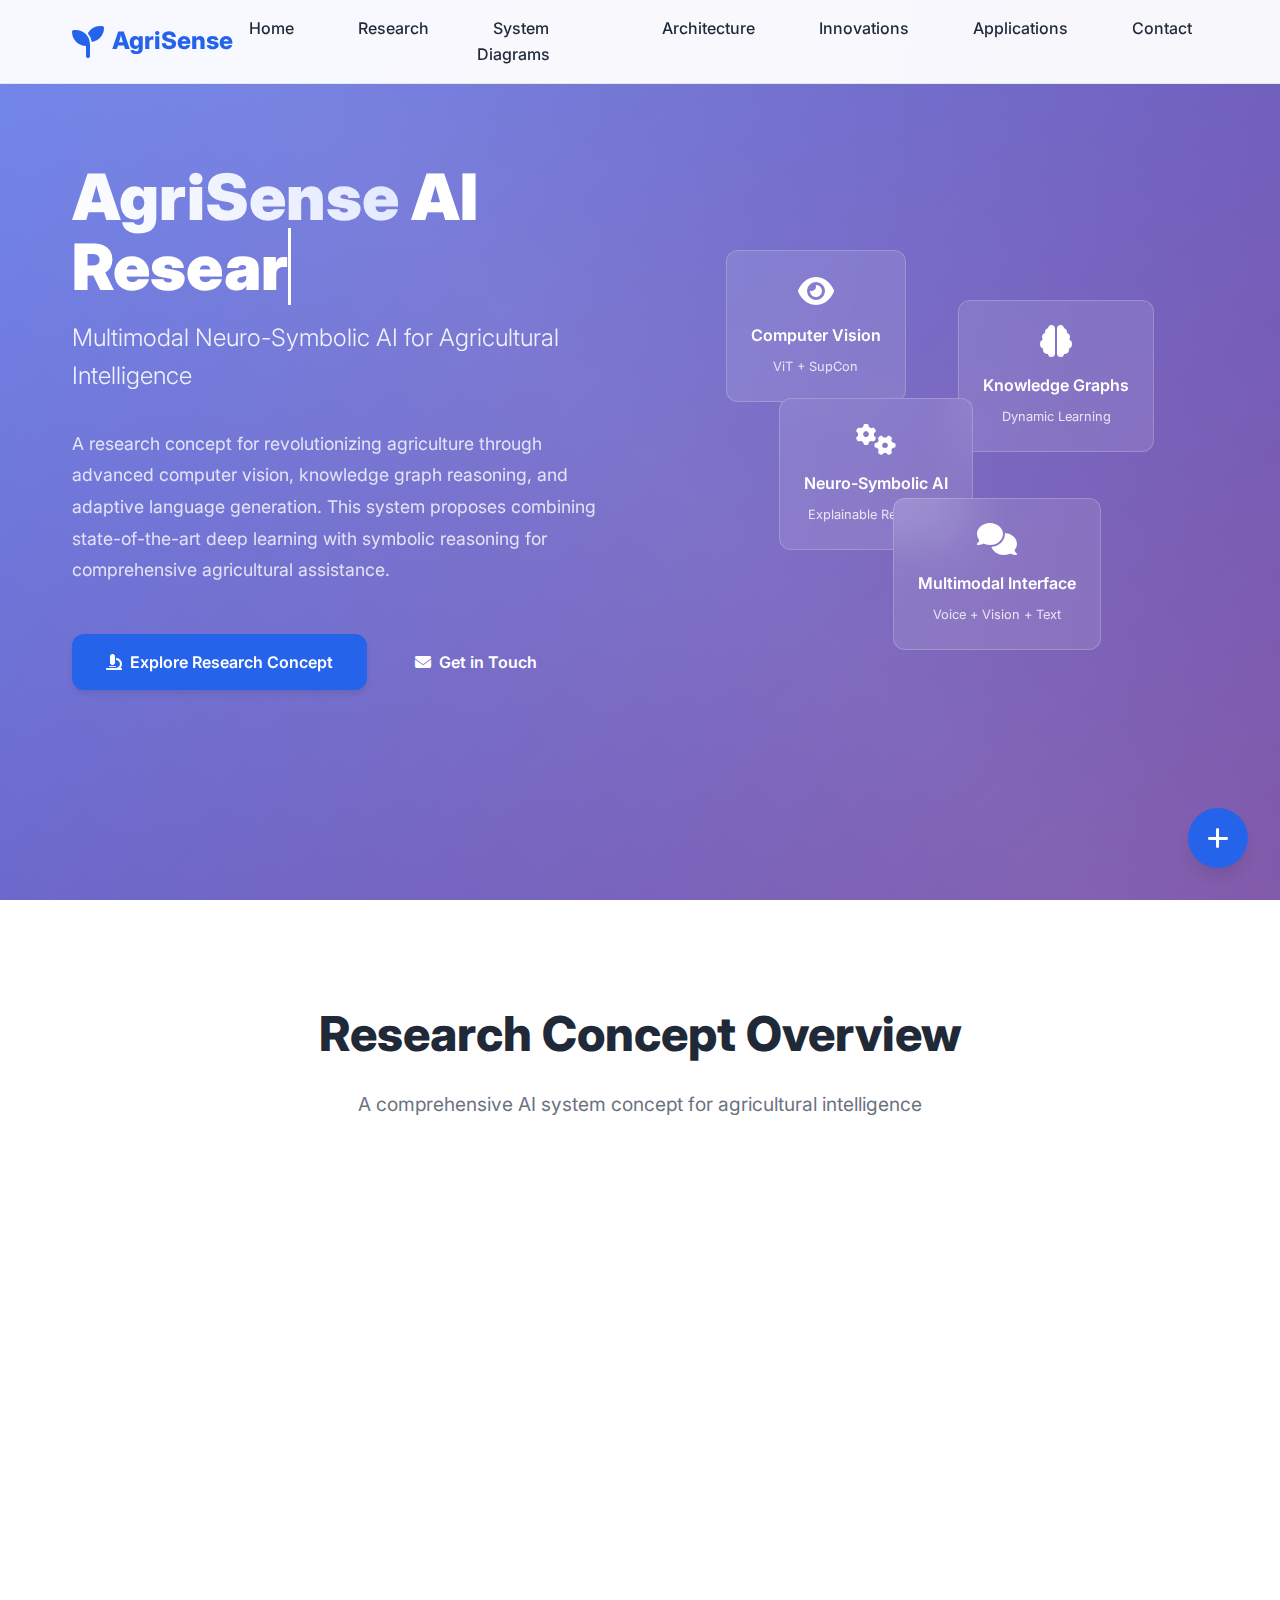
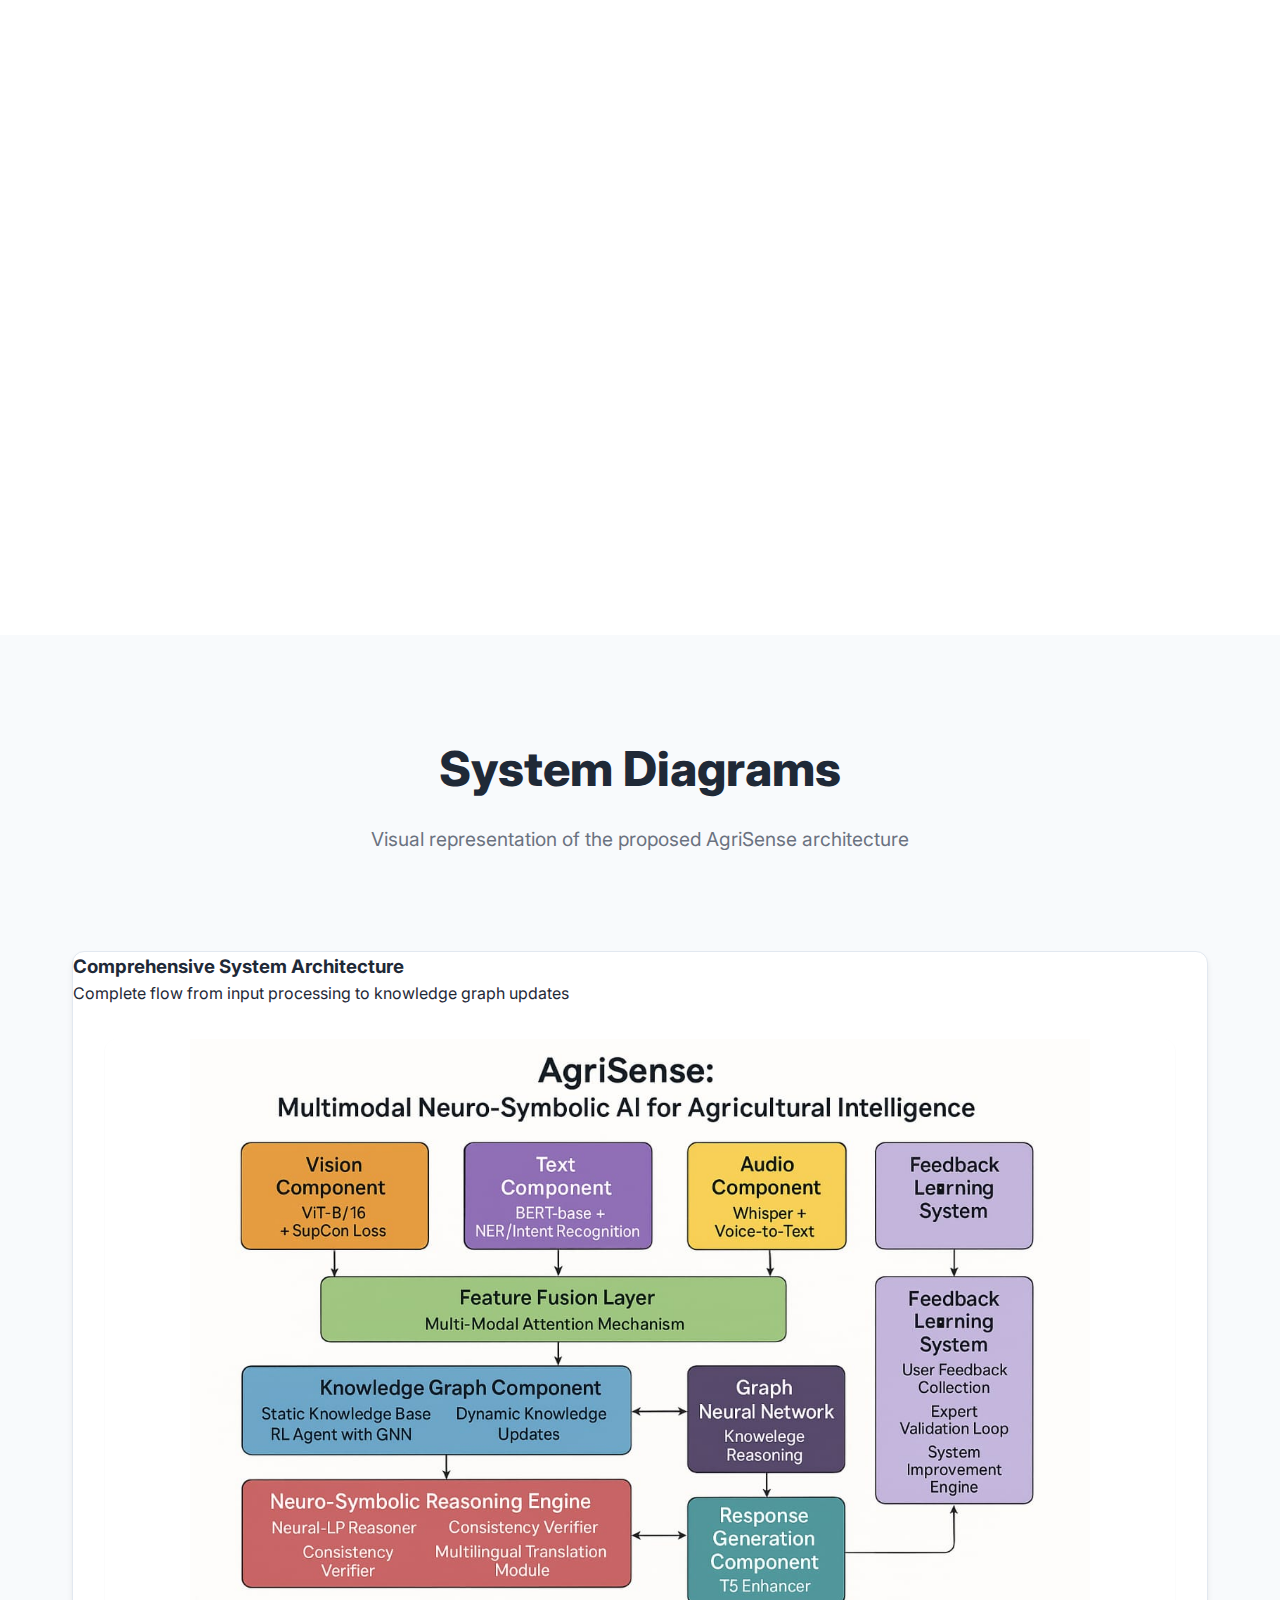
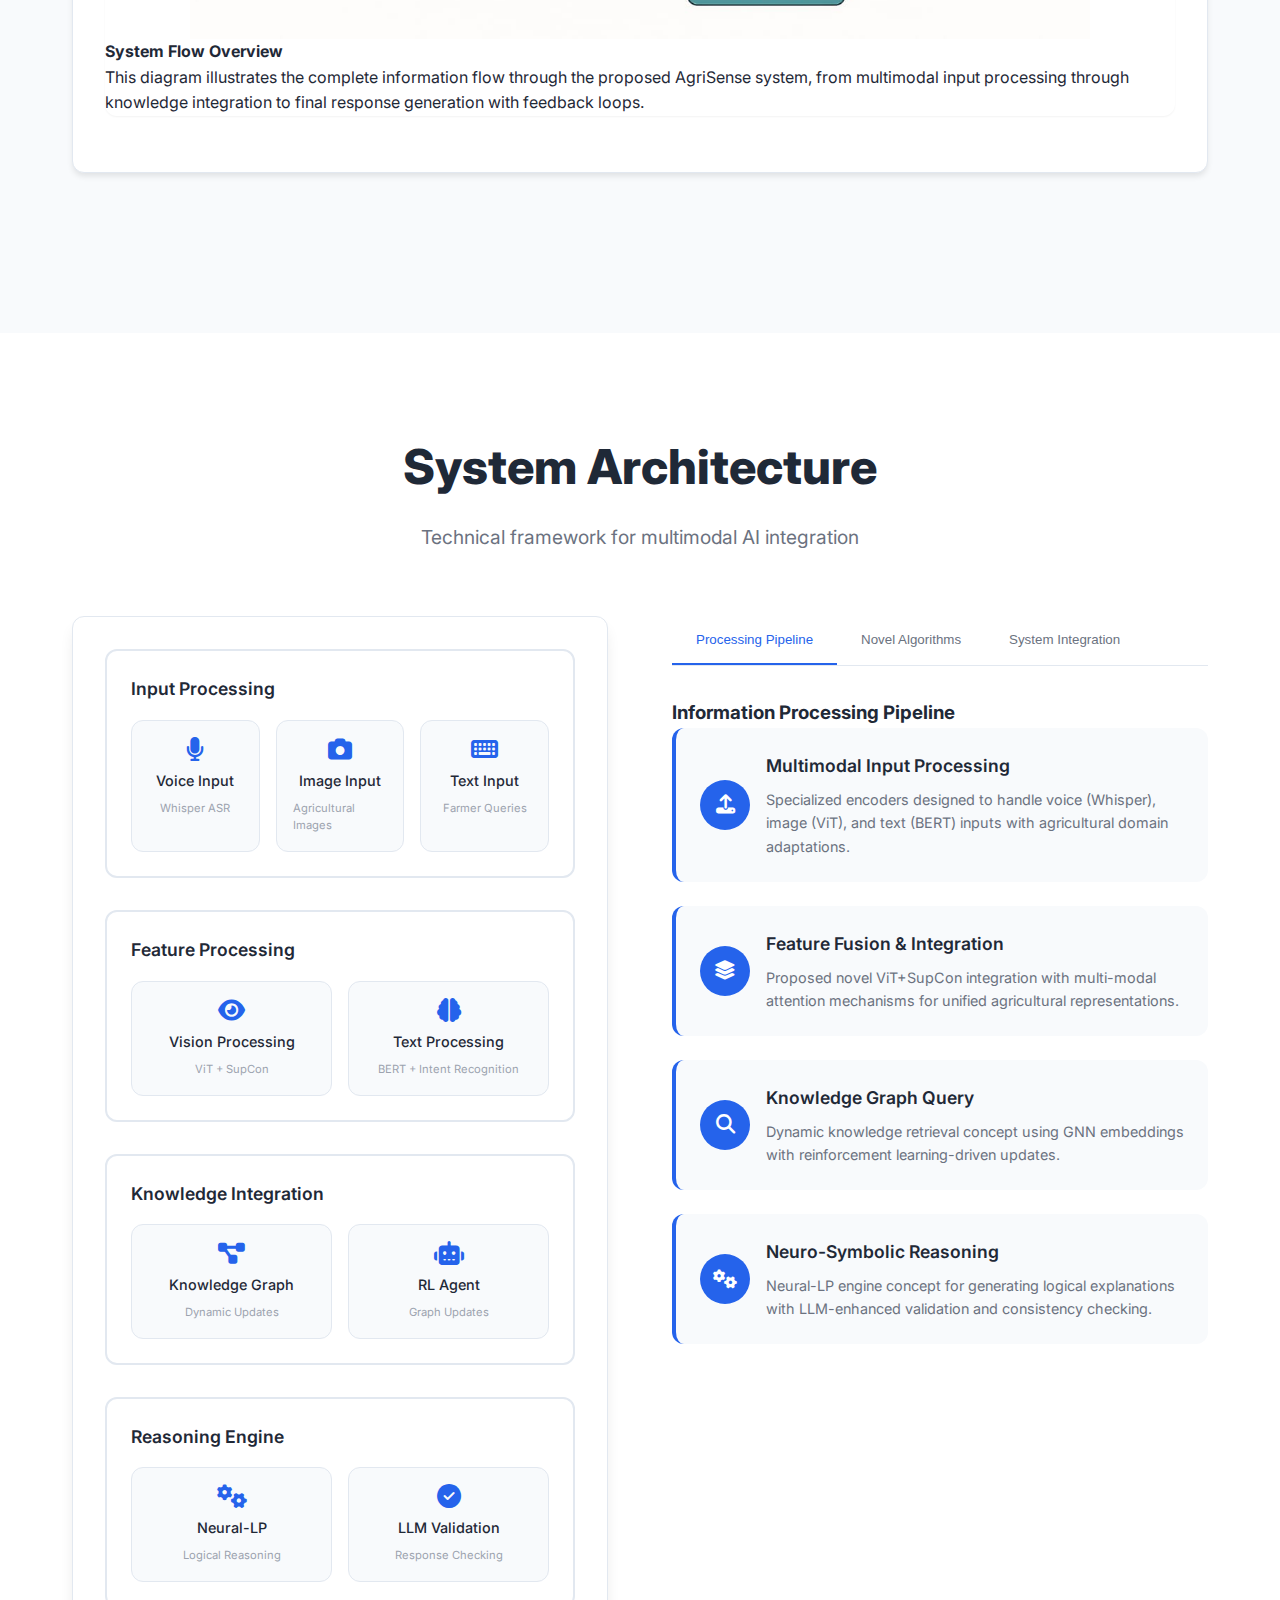
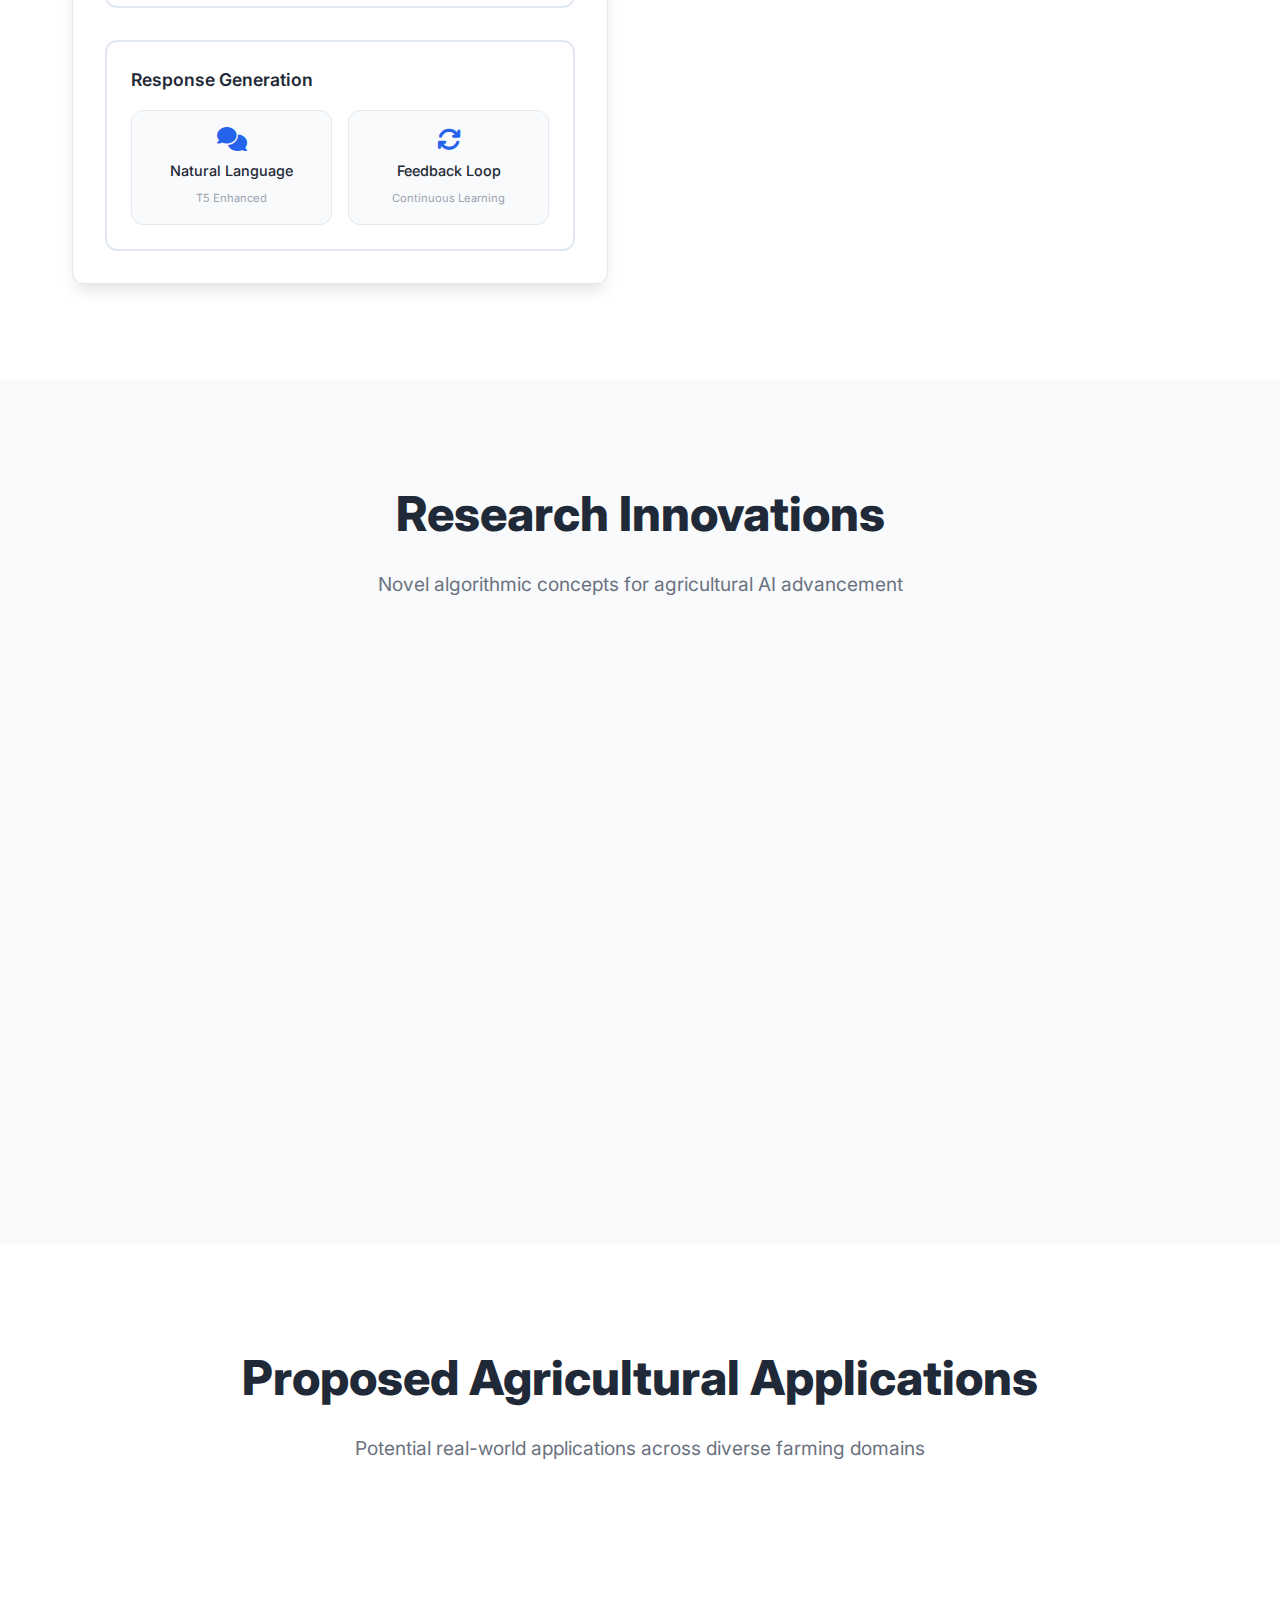
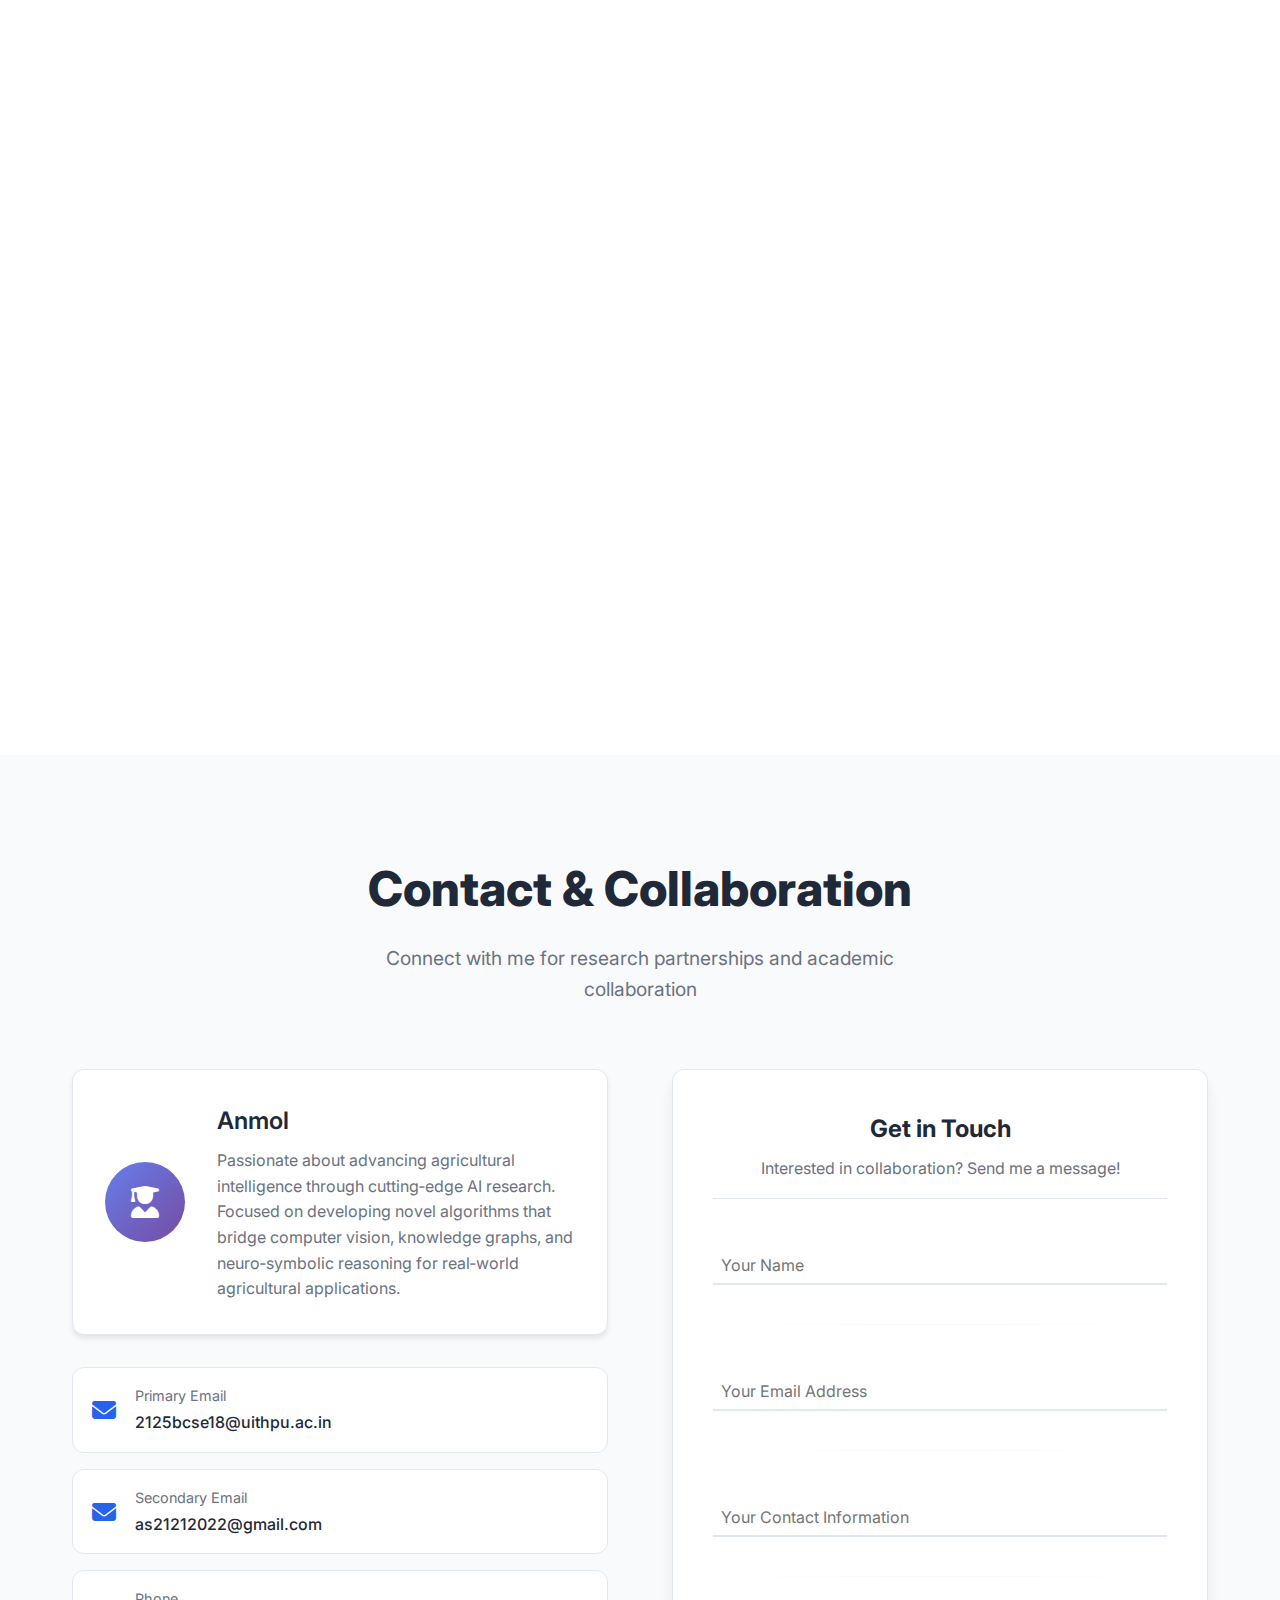
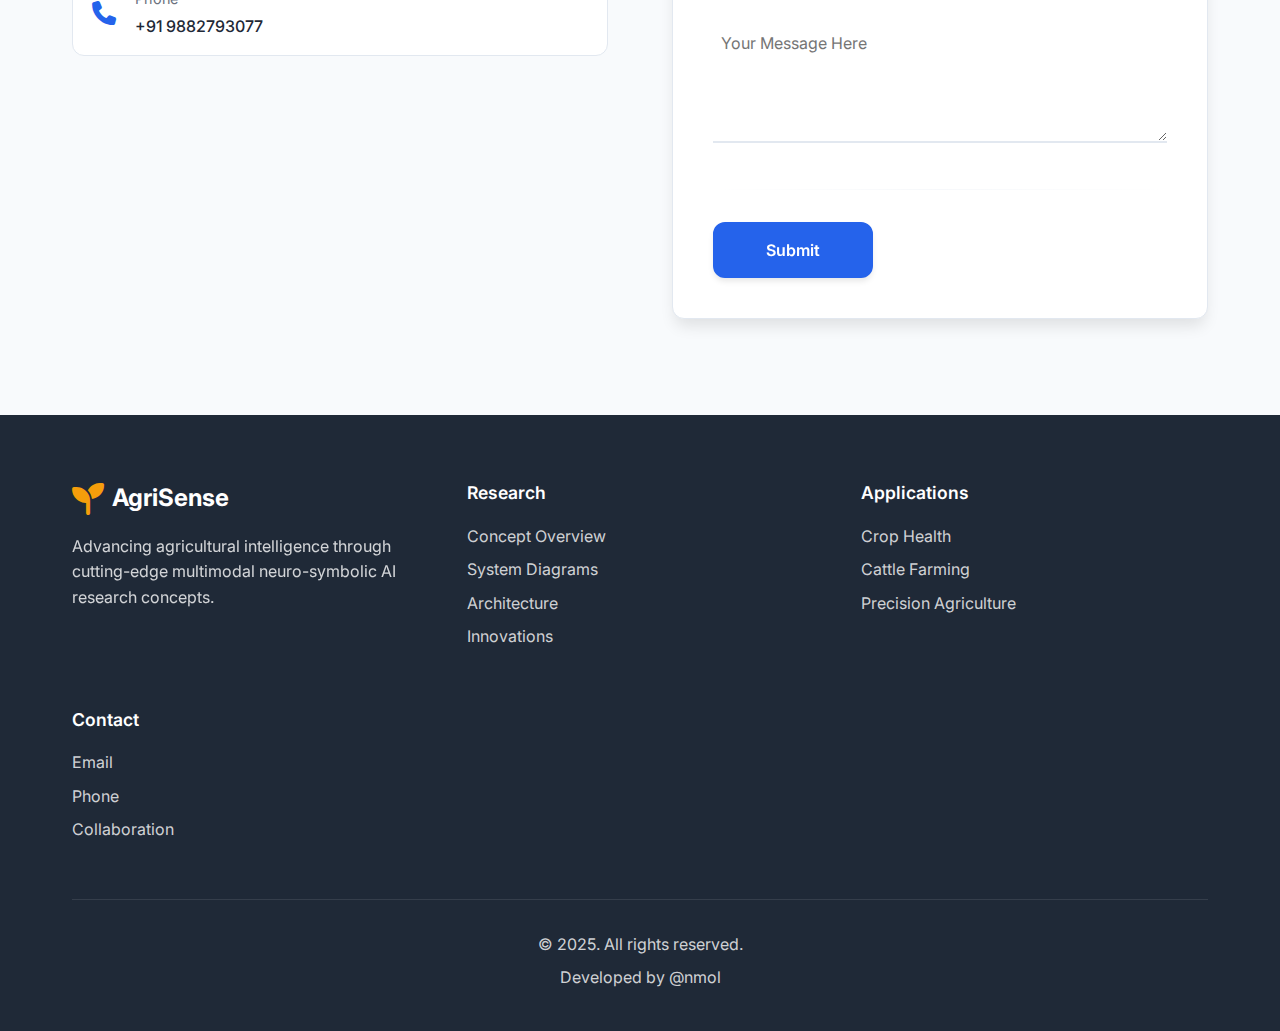
<file: index.html>
<!DOCTYPE html>
<html lang="en">
<head>
    <meta charset="UTF-8">
    <meta name="viewport" content="width=device-width, initial-scale=1.0">
    <title>AgriSense: Multimodal Neuro-Symbolic AI for Agricultural Intelligence</title>
    <link rel="stylesheet" href="styles.css">
    <link rel="preconnect" href="https://fonts.googleapis.com">
    <link rel="preconnect" href="https://fonts.gstatic.com" crossorigin>
    <link href="https://fonts.googleapis.com/css2?family=Inter:wght@300;400;500;600;700;800&display=swap" rel="stylesheet">
    <link rel="stylesheet" href="https://cdnjs.cloudflare.com/ajax/libs/font-awesome/6.4.0/css/all.min.css">
    <link rel="icon" href="assets/favicon.ico" type="image/x-icon">
</head>
<body>
    <!-- Navigation -->
    <nav class="navbar" id="navbar">
        <div class="nav-container">
            <div class="nav-logo">
                <i class="fas fa-seedling"></i>
                <span>AgriSense</span>
            </div>
            <ul class="nav-menu" id="nav-menu">
                <li><a href="#home" class="nav-link">Home</a></li>
                <li><a href="#research" class="nav-link">Research</a></li>
                <li><a href="#diagrams" class="nav-link">System Diagrams</a></li>
                <li><a href="#architecture" class="nav-link">Architecture</a></li>
                <li><a href="#innovations" class="nav-link">Innovations</a></li>
                <li><a href="#applications" class="nav-link">Applications</a></li>
                <li><a href="#contact" class="nav-link">Contact</a></li>
            </ul>
            <div class="nav-controls">
                <button class="hamburger" id="hamburger">
                    <span></span>
                    <span></span>
                    <span></span>
                </button>
            </div>
        </div>
    </nav>

    <!-- Hero Section -->
    <section id="home" class="hero">
        <div class="hero-background">
            <div class="animated-bg"></div>
        </div>
        <div class="hero-content">
            <div class="hero-text">
                <h1 class="hero-title">
                    <span class="highlight">AgriSense</span>
                    <span class="typewriter" id="typewriter"></span>
                </h1>
                <p class="hero-subtitle">Multimodal Neuro-Symbolic AI for Agricultural Intelligence</p>
                <p class="hero-description">
                    A research concept for revolutionizing agriculture through advanced computer vision, 
                    knowledge graph reasoning, and adaptive language generation. This system proposes 
                    combining state-of-the-art deep learning with symbolic reasoning for comprehensive 
                    agricultural assistance.
                </p>
                <div class="hero-buttons">
                    <button class="btn btn-primary" onclick="scrollToSection('research')">
                        <i class="fas fa-microscope"></i>
                        Explore Research Concept
                    </button>
                    <button class="btn btn-secondary" onclick="scrollToSection('contact')">
                        <i class="fas fa-envelope"></i>
                        Get in Touch
                    </button>
                </div>
            </div>
            <div class="hero-visual">
                <div class="floating-elements">
                    <div class="tech-card vision">
                        <i class="fas fa-eye"></i>
                        <span>Computer Vision</span>
                        <div class="tech-detail">ViT + SupCon</div>
                    </div>
                    <div class="tech-card knowledge">
                        <i class="fas fa-brain"></i>
                        <span>Knowledge Graphs</span>
                        <div class="tech-detail">Dynamic Learning</div>
                    </div>
                    <div class="tech-card reasoning">
                        <i class="fas fa-cogs"></i>
                        <span>Neuro-Symbolic AI</span>
                        <div class="tech-detail">Explainable Reasoning</div>
                    </div>
                    <div class="tech-card multimodal">
                        <i class="fas fa-comments"></i>
                        <span>Multimodal Interface</span>
                        <div class="tech-detail">Voice + Vision + Text</div>
                    </div>
                </div>
            </div>
        </div>
    </section>

    <!-- Research Overview -->
    <section id="research" class="section research-overview">
        <div class="container">
            <div class="section-header">
                <h2>Research Concept Overview</h2>
                <p>A comprehensive AI system concept for agricultural intelligence</p>
            </div>
            <div class="research-grid">
                <div class="research-card" data-aos="fade-up">
                    <div class="card-icon">
                        <i class="fas fa-eye"></i>
                    </div>
                    <h3>Advanced Computer Vision</h3>
                    <p>Proposed integration of Vision Transformer (ViT-B/16) with Supervised Contrastive Learning for robust agricultural image understanding, designed to handle seasonal and geographical variations in crop and livestock imagery.</p>
                    <div class="card-features">
                        <span class="feature-tag">ViT-B/16</span>
                        <span class="feature-tag">SupCon Learning</span>
                        <span class="feature-tag">Domain Adaptation</span>
                    </div>
                </div>
                <div class="research-card" data-aos="fade-up" data-aos-delay="100">
                    <div class="card-icon">
                        <i class="fas fa-project-diagram"></i>
                    </div>
                    <h3>Dynamic Knowledge Graphs</h3>
                    <p>Conceptual framework for self-updating agricultural knowledge graphs utilizing reinforcement learning agents for continuous improvement with integrated expert validation mechanisms.</p>
                    <div class="card-features">
                        <span class="feature-tag">RL Agents</span>
                        <span class="feature-tag">GNN Embeddings</span>
                        <span class="feature-tag">Expert Validation</span>
                    </div>
                </div>
                <div class="research-card" data-aos="fade-up" data-aos-delay="200">
                    <div class="card-icon">
                        <i class="fas fa-brain"></i>
                    </div>
                    <h3>Neuro-Symbolic Reasoning</h3>
                    <p>Proposed Neural-LP based reasoning engine designed to provide transparent, explainable agricultural advice through logical rule inference and natural language generation capabilities.</p>
                    <div class="card-features">
                        <span class="feature-tag">Neural-LP</span>
                        <span class="feature-tag">Explainable AI</span>
                        <span class="feature-tag">Rule Inference</span>
                    </div>
                </div>
                <div class="research-card" data-aos="fade-up" data-aos-delay="300">
                    <div class="card-icon">
                        <i class="fas fa-robot"></i>
                    </div>
                    <h3>LLM-Enhanced Validation</h3>
                    <p>Innovative concept where Large Language Models analyze user feedback and validate knowledge graph updates through iterative refinement and structural consistency checking protocols.</p>
                    <div class="card-features">
                        <span class="feature-tag">LLM APIs</span>
                        <span class="feature-tag">Validation Loops</span>
                        <span class="feature-tag">Consistency Checking</span>
                    </div>
                </div>
            </div>
        </div>
    </section>

    <!-- System Diagrams Section -->
    <section id="diagrams" class="section diagrams">
        <div class="container">
            <div class="section-header">
                <h2>System Diagrams</h2>
                <p>Visual representation of the proposed AgriSense architecture</p>
            </div>
            <div class="diagrams-container">
                <div class="diagram-card">
                    <div class="diagram-header">
                        <h3>Comprehensive System Architecture</h3>
                        <p>Complete flow from input processing to knowledge graph updates</p>
                    </div>
                    <div class="diagram-content">
                        <div class="diagram-image">
                            <img src="colorful.jpeg">
                        <div class="diagram-description">
                            <h4>System Flow Overview</h4>
                            <p>This diagram illustrates the complete information flow through the proposed AgriSense system, from multimodal input processing through knowledge integration to final response generation with feedback loops.</p>
                        </div>
                    </div>
                </div>
                
            </div>
        </div>
    </section>

    <!-- Architecture Section -->
    <section id="architecture" class="section architecture">
        <div class="container">
            <div class="section-header">
                <h2>System Architecture</h2>
                <p>Technical framework for multimodal AI integration</p>
            </div>
            <div class="architecture-container">
                <div class="architecture-diagram">
                    <div class="diagram-wrapper">
                        <div class="architecture-flow">
                            <!-- Input Layer -->
                            <div class="arch-layer input-layer">
                                <h3>Input Processing</h3>
                                <div class="layer-components">
                                    <div class="component voice-input">
                                        <i class="fas fa-microphone"></i>
                                        <span>Voice Input</span>
                                        <div class="component-detail">Whisper ASR</div>
                                    </div>
                                    <div class="component image-input">
                                        <i class="fas fa-camera"></i>
                                        <span>Image Input</span>
                                        <div class="component-detail">Agricultural Images</div>
                                    </div>
                                    <div class="component text-input">
                                        <i class="fas fa-keyboard"></i>
                                        <span>Text Input</span>
                                        <div class="component-detail">Farmer Queries</div>
                                    </div>
                                </div>
                            </div>

                            <!-- Processing Layer -->
                            <div class="arch-layer processing-layer">
                                <h3>Feature Processing</h3>
                                <div class="layer-components">
                                    <div class="component vision-processing">
                                        <i class="fas fa-eye"></i>
                                        <span>Vision Processing</span>
                                        <div class="component-detail">ViT + SupCon</div>
                                    </div>
                                    <div class="component text-processing">
                                        <i class="fas fa-brain"></i>
                                        <span>Text Processing</span>
                                        <div class="component-detail">BERT + Intent Recognition</div>
                                    </div>
                                </div>
                            </div>

                            <!-- Knowledge Layer -->
                            <div class="arch-layer knowledge-layer">
                                <h3>Knowledge Integration</h3>
                                <div class="layer-components">
                                    <div class="component knowledge-graph">
                                        <i class="fas fa-project-diagram"></i>
                                        <span>Knowledge Graph</span>
                                        <div class="component-detail">Dynamic Updates</div>
                                    </div>
                                    <div class="component rl-agent">
                                        <i class="fas fa-robot"></i>
                                        <span>RL Agent</span>
                                        <div class="component-detail">Graph Updates</div>
                                    </div>
                                </div>
                            </div>

                            <!-- Reasoning Layer -->
                            <div class="arch-layer reasoning-layer">
                                <h3>Reasoning Engine</h3>
                                <div class="layer-components">
                                    <div class="component neural-lp">
                                        <i class="fas fa-cogs"></i>
                                        <span>Neural-LP</span>
                                        <div class="component-detail">Logical Reasoning</div>
                                    </div>
                                    <div class="component llm-validation">
                                        <i class="fas fa-check-circle"></i>
                                        <span>LLM Validation</span>
                                        <div class="component-detail">Response Checking</div>
                                    </div>
                                </div>
                            </div>

                            <!-- Output Layer -->
                            <div class="arch-layer output-layer">
                                <h3>Response Generation</h3>
                                <div class="layer-components">
                                    <div class="component response-gen">
                                        <i class="fas fa-comments"></i>
                                        <span>Natural Language</span>
                                        <div class="component-detail">T5 Enhanced</div>
                                    </div>
                                    <div class="component feedback-loop">
                                        <i class="fas fa-sync"></i>
                                        <span>Feedback Loop</span>
                                        <div class="component-detail">Continuous Learning</div>
                                    </div>
                                </div>
                            </div>
                        </div>
                    </div>
                </div>
                <div class="architecture-details">
                    <div class="detail-tabs">
                        <button class="tab-btn active" data-tab="pipeline">Processing Pipeline</button>
                        <button class="tab-btn" data-tab="algorithms">Novel Algorithms</button>
                        <button class="tab-btn" data-tab="integration">System Integration</button>
                    </div>
                    <div class="tab-content">
                        <div class="tab-panel active" data-panel="pipeline">
                            <h3>Information Processing Pipeline</h3>
                            <div class="pipeline-steps">
                                <div class="step">
                                    <div class="step-icon"><i class="fas fa-upload"></i></div>
                                    <div class="step-content">
                                        <h4>Multimodal Input Processing</h4>
                                        <p>Specialized encoders designed to handle voice (Whisper), image (ViT), and text (BERT) inputs with agricultural domain adaptations.</p>
                                    </div>
                                </div>
                                <div class="step">
                                    <div class="step-icon"><i class="fas fa-layer-group"></i></div>
                                    <div class="step-content">
                                        <h4>Feature Fusion & Integration</h4>
                                        <p>Proposed novel ViT+SupCon integration with multi-modal attention mechanisms for unified agricultural representations.</p>
                                    </div>
                                </div>
                                <div class="step">
                                    <div class="step-icon"><i class="fas fa-search"></i></div>
                                    <div class="step-content">
                                        <h4>Knowledge Graph Query</h4>
                                        <p>Dynamic knowledge retrieval concept using GNN embeddings with reinforcement learning-driven updates.</p>
                                    </div>
                                </div>
                                <div class="step">
                                    <div class="step-icon"><i class="fas fa-cogs"></i></div>
                                    <div class="step-content">
                                        <h4>Neuro-Symbolic Reasoning</h4>
                                        <p>Neural-LP engine concept for generating logical explanations with LLM-enhanced validation and consistency checking.</p>
                                    </div>
                                </div>
                            </div>
                        </div>
                        <div class="tab-panel" data-panel="algorithms">
                            <h3>Novel Algorithmic Concepts</h3>
                            <div class="algorithms-grid">
                                <div class="algorithm-card">
                                    <h4>ViT + SupCon Integration</h4>
                                    <p>Proposed dual-head architecture with joint optimization for classification and contrastive learning in agricultural domains.</p>
                                    <div class="algorithm-metrics">
                                        <span class="metric">Novel Integration</span>
                                        <span class="metric">Domain Adaptive</span>
                                    </div>
                                </div>
                                <div class="algorithm-card">
                                    <h4>LLM-KG Validation Framework</h4>
                                    <p>Conceptual structural consistency checking with iterative refinement loops for knowledge graph quality assurance.</p>
                                    <div class="algorithm-metrics">
                                        <span class="metric">Iterative Refinement</span>
                                        <span class="metric">Quality Assurance</span>
                                    </div>
                                </div>
                                <div class="algorithm-card">
                                    <h4>Temporal Knowledge Evolution</h4>
                                    <p>Proposed reinforcement learning agents for dynamic knowledge graph updates with expert validation loops.</p>
                                    <div class="algorithm-metrics">
                                        <span class="metric">RL-Based Updates</span>
                                        <span class="metric">Expert Validation</span>
                                    </div>
                                </div>
                            </div>
                        </div>
                        <div class="tab-panel" data-panel="integration">
                            <h3>System Integration Concept</h3>
                            <p>The proposed AgriSense system integrates multiple AI paradigms through a carefully designed architecture that aims to ensure seamless information flow while maintaining explainability throughout the reasoning process.</p>
                            <div class="integration-features">
                                <div class="feature">
                                    <i class="fas fa-sync"></i>
                                    <span>Real-time Knowledge Updates</span>
                                </div>
                                <div class="feature">
                                    <i class="fas fa-shield-alt"></i>
                                    <span>Robust Error Handling</span>
                                </div>
                                <div class="feature">
                                    <i class="fas fa-expand-arrows-alt"></i>
                                    <span>Scalable Architecture</span>
                                </div>
                                <div class="feature">
                                    <i class="fas fa-users"></i>
                                    <span>Multi-user Support</span>
                                </div>
                            </div>
                        </div>
                    </div>
                </div>
            </div>
        </div>
    </section>

    <!-- Innovations Section -->
    <section id="innovations" class="section innovations">
        <div class="container">
            <div class="section-header">
                <h2>Research Innovations</h2>
                <p>Novel algorithmic concepts for agricultural AI advancement</p>
            </div>
            <div class="innovations-grid">
                <div class="innovation-card" data-aos="fade-up">
                    <div class="innovation-header">
                        <i class="fas fa-lightbulb"></i>
                        <h3>Temporal-Aware Knowledge Evolution</h3>
                    </div>
                    <div class="innovation-content">
                        <p>Proposed framework for maintaining temporal consistency in agricultural knowledge graphs with theoretical convergence guarantees to be developed.</p>
                        <div class="innovation-features">
                            <div class="feature-item">
                                <i class="fas fa-clock"></i>
                                <span>Seasonal Adaptation</span>
                            </div>
                            <div class="feature-item">
                                <i class="fas fa-check-circle"></i>
                                <span>Consistency Framework</span>
                            </div>
                            <div class="feature-item">
                                <i class="fas fa-sync"></i>
                                <span>Dynamic Updates</span>
                            </div>
                        </div>
                    </div>
                </div>
                <div class="innovation-card" data-aos="fade-up" data-aos-delay="100">
                    <div class="innovation-header">
                        <i class="fas fa-eye"></i>
                        <h3>Domain-Adaptive Vision Learning</h3>
                    </div>
                    <div class="innovation-content">
                        <p>Novel concept for ViT+SupCon integration with agricultural-specific contrastive learning designed for robust crop and disease classification.</p>
                        <div class="innovation-features">
                            <div class="feature-item">
                                <i class="fas fa-seedling"></i>
                                <span>Crop-Specific</span>
                            </div>
                            <div class="feature-item">
                                <i class="fas fa-globe"></i>
                                <span>Geographic Robustness</span>
                            </div>
                            <div class="feature-item">
                                <i class="fas fa-chart-line"></i>
                                <span>Performance Optimized</span>
                            </div>
                        </div>
                    </div>
                </div>
                <div class="innovation-card" data-aos="fade-up" data-aos-delay="200">
                    <div class="innovation-header">
                        <i class="fas fa-robot"></i>
                        <h3>LLM-Enhanced Validation</h3>
                    </div>
                    <div class="innovation-content">
                        <p>Proposed automated knowledge graph validation concept with LLM-driven consistency checking and iterative refinement protocols.</p>
                        <div class="innovation-features">
                            <div class="feature-item">
                                <i class="fas fa-shield-alt"></i>
                                <span>Quality Assurance</span>
                            </div>
                            <div class="feature-item">
                                <i class="fas fa-repeat"></i>
                                <span>Iterative Refinement</span>
                            </div>
                            <div class="feature-item">
                                <i class="fas fa-cogs"></i>
                                <span>Automated Validation</span>
                            </div>
                        </div>
                    </div>
                </div>
            </div>
        </div>
    </section>

    <!-- Applications Section -->
    <section id="applications" class="section applications">
        <div class="container">
            <div class="section-header">
                <h2>Proposed Agricultural Applications</h2>
                <p>Potential real-world applications across diverse farming domains</p>
            </div>
            <div class="applications-showcase">
                <div class="app-card crop-health" data-aos="fade-up">
                    <div class="app-visual">
                        <i class="fas fa-leaf"></i>
                    </div>
                    <div class="app-content">
                        <h3>Crop Health Monitoring</h3>
                        <p>Proposed system for advanced disease detection and nutrient deficiency analysis with planned seasonal adaptation and geographic robustness capabilities.</p>
                        <div class="app-features">
                            <div class="feature-metric">
                                <span class="metric-value">Disease</span>
                                <span class="metric-label">Detection</span>
                            </div>
                            <div class="feature-metric">
                                <span class="metric-value">Multi-Crop</span>
                                <span class="metric-label">Support</span>
                            </div>
                            <div class="feature-metric">
                                <span class="metric-value">24/7</span>
                                <span class="metric-label">Monitoring</span>
                            </div>
                        </div>
                    </div>
                </div>
                <div class="app-card cattle-farming" data-aos="fade-up" data-aos-delay="100">
                    <div class="app-visual">
                        <i class="fas fa-cow"></i>
                    </div>
                    <div class="app-content">
                        <h3>Cattle Farming Intelligence</h3>
                        <p>Comprehensive concept for livestock health monitoring, behavior analysis, and breeding optimization through proposed multimodal AI integration.</p>
                        <div class="app-features">
                            <div class="feature-metric">
                                <span class="metric-value">Health</span>
                                <span class="metric-label">Monitoring</span>
                            </div>
                            <div class="feature-metric">
                                <span class="metric-value">Behavior</span>
                                <span class="metric-label">Analysis</span>
                            </div>
                            <div class="feature-metric">
                                <span class="metric-value">Smart</span>
                                <span class="metric-label">Breeding</span>
                            </div>
                        </div>
                    </div>
                </div>
                <div class="app-card precision-farming" data-aos="fade-up" data-aos-delay="200">
                    <div class="app-visual">
                        <i class="fas fa-tractor"></i>
                    </div>
                    <div class="app-content">
                        <h3>Precision Agriculture</h3>
                        <p>Proposed data-driven farming decision support with planned soil analysis, weather integration, and yield optimization recommendation capabilities.</p>
                        <div class="app-features">
                            <div class="feature-metric">
                                <span class="metric-value">Soil</span>
                                <span class="metric-label">Analysis</span>
                            </div>
                            <div class="feature-metric">
                                <span class="metric-value">Weather</span>
                                <span class="metric-label">Integration</span>
                            </div>
                            <div class="feature-metric">
                                <span class="metric-value">Smart</span>
                                <span class="metric-label">Decisions</span>
                            </div>
                        </div>
                    </div>
                </div>
            </div>
        </div>
    </section>

<!-- Contact Section -->
<section id="contact" class="section contact">
  <div class="container">
    <div class="section-header">
      <h2>Contact & Collaboration</h2>
      <p>Connect with me for research partnerships and academic collaboration</p>
    </div>
    <div class="contact-content">
      <div class="contact-info">
        <div class="researcher-profile">
          <div class="profile-avatar">
            <i class="fas fa-user-graduate"></i>
          </div>
          <div class="profile-details">
            <h3>Anmol</h3>
        
            <p class="profile-description">
              Passionate about advancing agricultural intelligence through cutting‑edge AI research.
              Focused on developing novel algorithms that bridge computer vision, knowledge graphs,
              and neuro‑symbolic reasoning for real‑world agricultural applications.
            </p>
          </div>
        </div>
        <div class="contact-methods">
          <div class="contact-method">
            <i class="fas fa-envelope"></i>
            <div class="method-details"><span class="method-label">Primary Email</span> <a href="mailto:2125bcse18@uithpu.ac.in">2125bcse18@uithpu.ac.in</a></div>
          </div>
          <div class="contact-method">
            <i class="fas fa-envelope"></i>
            <div class="method-details"><span class="method-label">Secondary Email</span> <a href="mailto:as21212022@gmail.com">as21212022@gmail.com</a></div>
          </div>
          <div class="contact-method">
            <i class="fas fa-phone"></i>
            <div class="method-details"><span class="method-label">Phone</span> <a href="tel:+919882793077">+91 9882793077</a></div>
          </div>
        </div>
      </div>

      <div class="contact-form-container">
        <div class="form-header">
          <h3>Get in Touch</h3>
          <p>Interested in collaboration? Send me a message!</p>
        </div>
<form action="https://docs.google.com/forms/d/e/1FAIpQLSeujZtVyDbgsUZv9Lbi4-2u2TJb6DgvDLqYO04xVihEOYILdQ/formResponse"
      method="POST" target="_blank" id="contactForm">

  <div class="form-group">
    <input type="text" id="name" name="entry.1068398790" placeholder="Your Name" required>
  </div>

  <div class="form-group">
    
    <input type="email" id="email" name="entry.2047028547" placeholder="Your Email Address" required>
  </div>

  <div class="form-group">
    
    <input type="text" id="contact" name="entry.276503982" placeholder="Your Contact Information" required>
  </div>

  <div class="form-group">
    
    <textarea id="review" name="entry.1911514872" rows="5" placeholder="Your Message Here" required></textarea>
  </div>

   <div class="btn-wrap">
  <button type="submit" class="btn btn-primary">Submit</button>
  </div>
</form>

      </div>
    </div>
  </div>
</section>

<!-- Question Modal -->
<div class="modal" id="questionModal">
  <div class="modal-content">
    <div class="modal-header">
      <h3>Ask a Question</h3>
      <button class="modal-close" onclick="closeModal('questionModal')"><i class="fas fa-times"></i></button>
    </div>
    <div class="modal-body">
      <form id="questionForm"
        action="https://docs.google.com/forms/d/e/1FAIpQLSeujZtVyDbgsUZv9Lbi4-2u2TJb6DgvDLqYO04xVihEOYILdQ/formResponse"
        method="POST" target="_blank">

        <label>Your Name
          <input type="text" name="entry.2005620554" required>
        </label>

        <label>Email Address
          <input type="email" name="entry.1045781291" required>
        </label>

        <label>Contact Information
          <input type="text" name="entry.1166974658" required>
        </label>

        <label>Your Question
          <textarea name="entry.839337160" rows="5" required></textarea>
        </label>

        <button type="submit" class="btn btn-primary" id="question-submit-button">
          <i class="fas fa-question-circle"></i> Submit Question
        </button>
      </form>
    </div>
  </div>
</div>




    <!-- Floating Action Button -->
    <div class="fab-container">
        <button class="fab" id="fabMain">
            <i class="fas fa-plus"></i>
        </button>
        <div class="fab-options">
            <button class="fab-option" onclick="openModal('questionModal')" title="Ask a Question">
                <i class="fas fa-question"></i>
            </button>
            <button class="fab-option" onclick="scrollToSection('contact')" title="Contact">
                <i class="fas fa-envelope"></i>
            </button>
            <button class="fab-option" onclick="scrollToSection('home')" title="Back to Top">
                <i class="fas fa-arrow-up"></i>
            </button>
        </div>
    </div>

    <!-- Footer -->
    <footer class="footer">
        <div class="container">
            <div class="footer-content">
                <div class="footer-section">
                    <div class="footer-logo">
                        <i class="fas fa-seedling"></i>
                        <span>AgriSense</span>
                    </div>
                    <p>Advancing agricultural intelligence through cutting-edge multimodal neuro-symbolic AI research concepts.</p>
                </div>
                <div class="footer-section">
                    <h4>Research</h4>
                    <ul>
                        <li><a href="#research">Concept Overview</a></li>
                        <li><a href="#diagrams">System Diagrams</a></li>
                        <li><a href="#architecture">Architecture</a></li>
                        <li><a href="#innovations">Innovations</a></li>
                    </ul>
                </div>
                <div class="footer-section">
                    <h4>Applications</h4>
                    <ul>
                        <li><a href="#applications">Crop Health</a></li>
                        <li><a href="#applications">Cattle Farming</a></li>
                        <li><a href="#applications">Precision Agriculture</a></li>
                    </ul>
                </div>
                <div class="footer-section">
                    <h4>Contact</h4>
                    <ul>
                        <li><a href="mailto:2125bcse18@uithpu.ac.in">Email</a></li>
                        <li><a href="tel:+919882793077">Phone</a></li>
                        <li><a href="#contact">Collaboration</a></li>
                    </ul>
                </div>
            </div>
            <div class="footer-bottom">
                <p>&copy; 2025. All rights reserved.</p>
                <p>Developed by @nmol</p>
            </div>
        </div>
    </footer>

    <script src="script.js"></script>
</body>
</html>
</file>
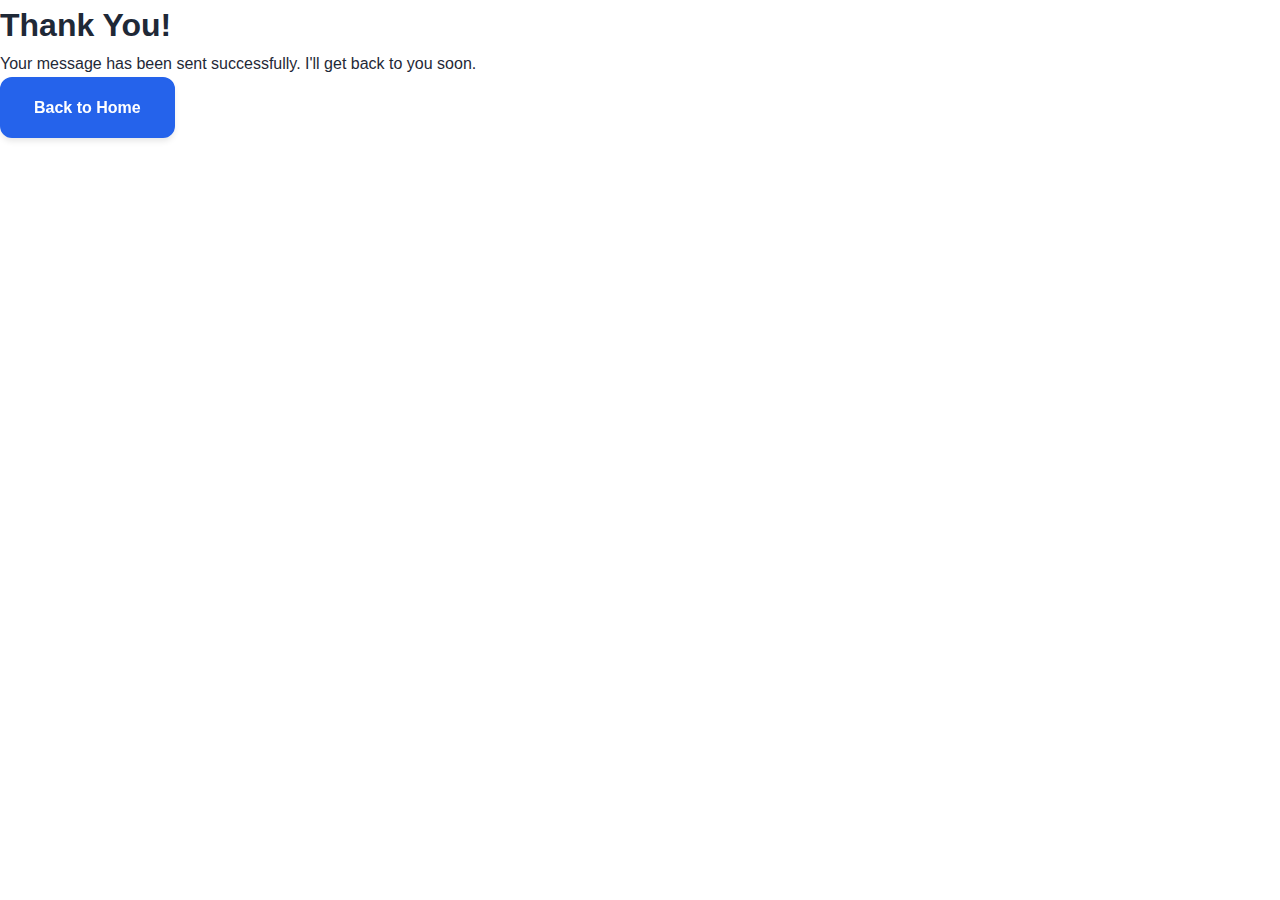
<file: thanks-you.html>
<!DOCTYPE html>
<html lang="en">
<head>
    <meta charset="UTF-8">
    <meta name="viewport" content="width=device-width, initial-scale=1.0">
    <title>Thank You - AgriSense</title>
    <link rel="stylesheet" href="styles.css">
</head>
<body>
    <div class="thank-you-container">
        <div class="thank-you-content">
            <i class="fas fa-check-circle"></i>
            <h1>Thank You!</h1>
            <p>Your message has been sent successfully. I'll get back to you soon.</p>
            <a href="index.html" class="btn btn-primary">Back to Home</a>
        </div>
    </div>
</body>
</html>
</file>
<file: styles.css>
:root {
    --primary-color: #2563eb;
    --secondary-color: #059669;
    --accent-color: #f59e0b;
    --success-color: #10b981;
    --warning-color: #f59e0b;
    --error-color: #ef4444;
    --text-primary: #1f2937;
    --text-secondary: #6b7280;
    --text-muted: #9ca3af;
    --bg-primary: #ffffff;
    --bg-secondary: #f8fafc;
    --bg-tertiary: #f1f5f9;
    --border-color: #e2e8f0;
    --shadow-sm: 0 1px 2px 0 rgba(0, 0, 0, 0.05);
    --shadow-md: 0 4px 6px -1px rgba(0, 0, 0, 0.1);
    --shadow-lg: 0 10px 15px -3px rgba(0, 0, 0, 0.1);
    --shadow-xl: 0 20px 25px -5px rgba(0, 0, 0, 0.1);
    --gradient-primary: linear-gradient(135deg, #667eea 0%, #764ba2 100%);
    --gradient-secondary: linear-gradient(135deg, #f093fb 0%, #f5576c 100%);
    --gradient-accent: linear-gradient(135deg, #4facfe 0%, #00f2fe 100%);
    --border-radius: 12px;
    --transition: all 0.3s cubic-bezier(0.4, 0, 0.2, 1);
}

[data-theme="dark"] {
    --text-primary: #f9fafb;
    --text-secondary: #d1d5db;
    --text-muted: #9ca3af;
    --bg-primary: #111827;
    --bg-secondary: #1f2937;
    --bg-tertiary: #374151;
    --border-color: #374151;
}

* {
    margin: 0;
    padding: 0;
    box-sizing: border-box;
}

body {
    font-family: 'Inter', -apple-system, BlinkMacSystemFont, 'Segoe UI', Roboto, sans-serif;
    line-height: 1.6;
    color: var(--text-primary);
    background-color: var(--bg-primary);
    overflow-x: hidden;
    transition: var(--transition);
}

.container {
    max-width: 1200px;
    margin: 0 auto;
    padding: 0 2rem;
}

/* Navigation */
.navbar {
    position: fixed;
    top: 0;
    width: 100%;
    background: rgba(255, 255, 255, 0.95);
    backdrop-filter: blur(20px);
    z-index: 1000;
    padding: 1rem 0;
    border-bottom: 1px solid var(--border-color);
    transition: var(--transition);
}

.navbar.scrolled {
    padding: 0.5rem 0;
    box-shadow: var(--shadow-lg);
}

.nav-container {
    max-width: 1200px;
    margin: 0 auto;
    padding: 0 2rem;
    display: flex;
    justify-content: space-between;
    align-items: center;
}

.nav-logo {
    display: flex;
    align-items: center;
    font-size: 1.5rem;
    font-weight: 800;
    color: var(--primary-color);
    text-decoration: none;
    gap: 0.5rem;
}

.nav-logo i {
    font-size: 2rem;
    animation: rotate 20s linear infinite;
}

@keyframes rotate {
    from { transform: rotate(0deg); }
    to { transform: rotate(360deg); }
}

.nav-menu {
    display: flex;
    list-style: none;
    gap: 2rem;
}

.nav-link {
    text-decoration: none;
    color: var(--text-primary);
    font-weight: 500;
    transition: var(--transition);
    position: relative;
    padding: 0.5rem 1rem;
    border-radius: var(--border-radius);
}

.nav-link:hover {
    color: var(--primary-color);
    background: var(--bg-secondary);
}

.nav-link.active {
    color: var(--primary-color);
    background: var(--bg-secondary);
}

.nav-controls {
    display: flex;
    align-items: center;
    gap: 1rem;
}

.theme-toggle {
    background: none;
    border: none;
    color: var(--text-primary);
    font-size: 1.2rem;
    cursor: pointer;
    padding: 0.5rem;
    border-radius: 50%;
    transition: var(--transition);
}

.theme-toggle:hover {
    background: var(--bg-secondary);
    transform: scale(1.1);
}

.hamburger {
    display: none;
    flex-direction: column;
    gap: 4px;
    background: none;
    border: none;
    cursor: pointer;
    padding: 0.5rem;
}

.hamburger span {
    width: 25px;
    height: 3px;
    background: var(--text-primary);
    transition: var(--transition);
}

/* Hero Section */
.hero {
    min-height: 100vh;
    display: flex;
    align-items: center;
    position: relative;
    overflow: hidden;
    background: var(--gradient-primary);
    color: white;
}

.hero-background {
    position: absolute;
    top: 0;
    left: 0;
    right: 0;
    bottom: 0;
    overflow: hidden;
}

.animated-bg {
    position: absolute;
    top: 0;
    left: 0;
    right: 0;
    bottom: 0;
    background: linear-gradient(45deg, transparent, rgba(255, 255, 255, 0.1), transparent);
    animation: slide 8s infinite;
}

@keyframes slide {
    0% { transform: translateX(-100%); }
    100% { transform: translateX(100%); }
}

.hero-content {
    position: relative;
    z-index: 2;
    display: grid;
    grid-template-columns: 1fr 1fr;
    gap: 4rem;
    align-items: center;
    max-width: 1200px;
    margin: 0 auto;
    padding: 0 2rem;
}

.hero-title {
    font-size: 4rem;
    font-weight: 900;
    margin-bottom: 1rem;
    line-height: 1.1;
}

.highlight {
    background: linear-gradient(45deg, #fff, #e0e7ff);
    background-clip: text;
    -webkit-background-clip: text;
    -webkit-text-fill-color: transparent;
}

.typewriter {
    border-right: 3px solid #fff;
    animation: blink 1s infinite;
}

@keyframes blink {
    0%, 50% { border-color: transparent; }
    51%, 100% { border-color: #fff; }
}

.hero-subtitle {
    font-size: 1.5rem;
    font-weight: 300;
    margin-bottom: 2rem;
    opacity: 0.9;
}

.hero-description {
    font-size: 1.1rem;
    line-height: 1.8;
    margin-bottom: 3rem;
    opacity: 0.8;
}

.hero-buttons {
    display: flex;
    gap: 1rem;
    margin-bottom: 3rem;
}

.btn {
    padding: 1rem 2rem;
    border: none;
    border-radius: var(--border-radius);
    font-size: 1rem;
    font-weight: 600;
    cursor: pointer;
    transition: var(--transition);
    text-decoration: none;
    display: inline-flex;
    align-items: center;
    gap: 0.5rem;
}

.btn-primary {
    background: rgba(255, 255, 255, 0.15);
    color: white;
    backdrop-filter: blur(10px);
    border: 1px solid rgba(255, 255, 255, 0.2);
}

.btn-primary:hover {
    background: rgba(255, 255, 255, 0.25);
    transform: translateY(-2px);
    box-shadow: var(--shadow-xl);
}

.btn-secondary {
    background: transparent;
    color: white;
    border: 2px solid rgba(255, 255, 255, 0.3);
}

.btn-secondary:hover {
    background: rgba(255, 255, 255, 0.1);
    border-color: rgba(255, 255, 255, 0.5);
}

.hero-stats {
    display: flex;
    gap: 2rem;
}

.stat-item {
    text-align: center;
}

.stat-number {
    font-size: 2.5rem;
    font-weight: 800;
    color: var(--accent-color);
    margin-bottom: 0.5rem;
}

.stat-label {
    font-size: 0.9rem;
    opacity: 0.8;
}

.floating-elements {
    position: relative;
    height: 500px;
}

.tech-card {
    position: absolute;
    background: rgba(255, 255, 255, 0.1);
    backdrop-filter: blur(20px);
    border: 1px solid rgba(255, 255, 255, 0.2);
    border-radius: var(--border-radius);
    padding: 1.5rem;
    display: flex;
    flex-direction: column;
    align-items: center;
    gap: 0.5rem;
    color: white;
    transition: var(--transition);
    cursor: pointer;
}

.tech-card:hover {
    transform: translateY(-10px);
    box-shadow: var(--shadow-xl);
}

.tech-card i {
    font-size: 2rem;
    margin-bottom: 0.5rem;
}

.tech-card span {
    font-weight: 600;
    text-align: center;
}

.tech-detail {
    font-size: 0.8rem;
    opacity: 0.8;
}

.tech-card.vision {
    top: 10%;
    left: 10%;
    animation: float 6s ease-in-out infinite;
}

.tech-card.knowledge {
    top: 20%;
    right: 10%;
    animation: float 6s ease-in-out infinite 2s;
}

.tech-card.reasoning {
    bottom: 30%;
    left: 20%;
    animation: float 6s ease-in-out infinite 4s;
}

.tech-card.multimodal {
    bottom: 10%;
    right: 20%;
    animation: float 6s ease-in-out infinite 1s;
}

@keyframes float {
    0%, 100% { transform: translateY(0px) rotate(0deg); }
    50% { transform: translateY(-20px) rotate(2deg); }
}

/* Sections */
.section {
    padding: 6rem 0;
}

.section:nth-child(even) {
    background: var(--bg-secondary);
}

.section-header {
    text-align: center;
    margin-bottom: 4rem;
}

.section-header h2 {
    font-size: 3rem;
    font-weight: 800;
    margin-bottom: 1rem;
    color: var(--text-primary);
}

.section-header p {
    font-size: 1.2rem;
    color: var(--text-secondary);
    max-width: 600px;
    margin: 0 auto;
}

/* Research Overview */
.research-grid {
    display: grid;
    grid-template-columns: repeat(auto-fit, minmax(300px, 1fr));
    gap: 2rem;
}

.research-card {
    background: var(--bg-primary);
    padding: 2rem;
    border-radius: var(--border-radius);
    box-shadow: var(--shadow-md);
    border: 1px solid var(--border-color);
    transition: var(--transition);
}

.research-card:hover {
    transform: translateY(-5px);
    box-shadow: var(--shadow-xl);
}

.card-icon {
    width: 60px;
    height: 60px;
    background: var(--gradient-primary);
    border-radius: 50%;
    display: flex;
    align-items: center;
    justify-content: center;
    color: white;
    font-size: 1.5rem;
    margin-bottom: 1.5rem;
}

.research-card h3 {
    font-size: 1.3rem;
    font-weight: 600;
    margin-bottom: 1rem;
    color: var(--text-primary);
}

.research-card p {
    color: var(--text-secondary);
    line-height: 1.6;
    margin-bottom: 1.5rem;
}

.card-features {
    display: flex;
    flex-wrap: wrap;
    gap: 0.5rem;
}

.feature-tag {
    background: var(--bg-secondary);
    color: var(--primary-color);
    padding: 0.3rem 0.8rem;
    border-radius: 20px;
    font-size: 0.8rem;
    font-weight: 500;
    border: 1px solid var(--border-color);
}

/* Architecture */
.architecture-container {
    display: grid;
    grid-template-columns: 1fr 1fr;
    gap: 4rem;
    align-items: start;
}

.architecture-diagram {
    background: var(--bg-primary);
    padding: 2rem;
    border-radius: var(--border-radius);
    box-shadow: var(--shadow-lg);
    border: 1px solid var(--border-color);
}

.architecture-flow {
    display: flex;
    flex-direction: column;
    gap: 2rem;
}

.arch-layer {
    padding: 1.5rem;
    border-radius: var(--border-radius);
    border: 2px solid var(--border-color);
    transition: var(--transition);
}

.arch-layer:hover {
    border-color: var(--primary-color);
    transform: translateX(5px);
}

.arch-layer h3 {
    font-size: 1.1rem;
    font-weight: 600;
    margin-bottom: 1rem;
    color: var(--text-primary);
}

.layer-components {
    display: grid;
    grid-template-columns: repeat(auto-fit, minmax(120px, 1fr));
    gap: 1rem;
}

.component {
    display: flex;
    flex-direction: column;
    align-items: center;
    gap: 0.5rem;
    padding: 1rem;
    background: var(--bg-secondary);
    border-radius: var(--border-radius);
    border: 1px solid var(--border-color);
    transition: var(--transition);
    cursor: pointer;
}

.component:hover {
    transform: translateY(-3px);
    box-shadow: var(--shadow-md);
}

.component i {
    font-size: 1.5rem;
    color: var(--primary-color);
}

.component span {
    font-size: 0.9rem;
    font-weight: 500;
    text-align: center;
}

.component-detail {
    font-size: 0.7rem;
    color: var(--text-muted);
}

.detail-tabs {
    display: flex;
    border-bottom: 1px solid var(--border-color);
    margin-bottom: 2rem;
}

.tab-btn {
    background: none;
    border: none;
    padding: 1rem 1.5rem;
    cursor: pointer;
    font-weight: 500;
    color: var(--text-secondary);
    border-bottom: 2px solid transparent;
    transition: var(--transition);
}

.tab-btn.active {
    color: var(--primary-color);
    border-bottom-color: var(--primary-color);
}

.tab-btn:hover {
    color: var(--primary-color);
    background: var(--bg-secondary);
}

.tab-panel {
    display: none;
}

.tab-panel.active {
    display: block;
}

.pipeline-steps {
    display: flex;
    flex-direction: column;
    gap: 1.5rem;
}

.step {
    display: flex;
    align-items: center;
    gap: 1rem;
    padding: 1.5rem;
    background: var(--bg-secondary);
    border-radius: var(--border-radius);
    border-left: 4px solid var(--primary-color);
    transition: var(--transition);
}

.step:hover {
    transform: translateX(5px);
    box-shadow: var(--shadow-md);
}

.step-icon {
    width: 50px;
    height: 50px;
    background: var(--primary-color);
    color: white;
    border-radius: 50%;
    display: flex;
    align-items: center;
    justify-content: center;
    font-size: 1.2rem;
    flex-shrink: 0;
}

.step-content h4 {
    font-size: 1.1rem;
    font-weight: 600;
    margin-bottom: 0.5rem;
    color: var(--text-primary);
}

.step-content p {
    color: var(--text-secondary);
    font-size: 0.9rem;
}

/* Innovations */
.innovations-grid {
    display: grid;
    grid-template-columns: repeat(auto-fit, minmax(350px, 1fr));
    gap: 2rem;
}

.innovation-card {
    background: var(--bg-primary);
    border-radius: var(--border-radius);
    overflow: hidden;
    box-shadow: var(--shadow-md);
    border: 1px solid var(--border-color);
    transition: var(--transition);
}

.innovation-card:hover {
    transform: translateY(-5px);
    box-shadow: var(--shadow-xl);
}

.innovation-header {
    padding: 2rem 2rem 1rem;
    display: flex;
    align-items: center;
    gap: 1rem;
}

.innovation-header i {
    font-size: 2rem;
    color: var(--primary-color);
}

.innovation-header h3 {
    font-size: 1.3rem;
    font-weight: 600;
    color: var(--text-primary);
}

.innovation-content {
    padding: 0 2rem 2rem;
}

.innovation-content p {
    color: var(--text-secondary);
    line-height: 1.6;
    margin-bottom: 1.5rem;
}

.innovation-features {
    display: grid;
    grid-template-columns: repeat(auto-fit, minmax(140px, 1fr));
    gap: 1rem;
}

.feature-item {
    display: flex;
    align-items: center;
    gap: 0.5rem;
    padding: 0.8rem;
    background: var(--bg-secondary);
    border-radius: var(--border-radius);
    border: 1px solid var(--border-color);
}

.feature-item i {
    color: var(--primary-color);
    font-size: 1.1rem;
}

.feature-item span {
    font-size: 0.9rem;
    font-weight: 500;
}

/* Applications */
.applications-showcase {
    display: grid;
    grid-template-columns: repeat(auto-fit, minmax(350px, 1fr));
    gap: 2rem;
}

.app-card {
    background: var(--bg-primary);
    border-radius: var(--border-radius);
    overflow: hidden;
    box-shadow: var(--shadow-md);
    border: 1px solid var(--border-color);
    transition: var(--transition);
}

.app-card:hover {
    transform: translateY(-5px);
    box-shadow: var(--shadow-xl);
}

.app-visual {
    height: 120px;
    background: var(--gradient-primary);
    display: flex;
    align-items: center;
    justify-content: center;
    color: white;
    font-size: 3rem;
}

.app-content {
    padding: 2rem;
}

.app-content h3 {
    font-size: 1.3rem;
    font-weight: 600;
    margin-bottom: 1rem;
    color: var(--text-primary);
}

.app-content p {
    color: var(--text-secondary);
    line-height: 1.6;
    margin-bottom: 1.5rem;
}

.app-features {
    display: grid;
    grid-template-columns: repeat(3, 1fr);
    gap: 1.5rem;
    margin-top: 1.5rem;
}

.feature-metric {
    text-align: center;
    padding: 1.5rem 1rem;
    background: var(--bg-secondary);
    border-radius: var(--border-radius);
    border: 1px solid var(--border-color);
    transition: var(--transition);
    min-height: 100px;
    display: flex;
    flex-direction: column;
    justify-content: center;
    align-items: center;
}

.feature-metric:hover {
    transform: translateY(-3px);
    box-shadow: var(--shadow-md);
    border-color: var(--primary-color);
}

.metric-value {
    display: block;
    font-size: 1.2rem;
    font-weight: 700;
    color: var(--primary-color);
    margin-bottom: 0.5rem;
    line-height: 1.2;
}

.metric-label {
    font-size: 0.85rem;
    color: var(--text-secondary);
    font-weight: 500;
    line-height: 1.3;
}

/* Publications */
.publications-content {
    display: grid;
    grid-template-columns: 2fr 1fr;
    gap: 4rem;
}

.research-roadmap h3 {
    font-size: 1.5rem;
    font-weight: 600;
    margin-bottom: 2rem;
    color: var(--text-primary);
}

.roadmap-timeline {
    position: relative;
    padding-left: 2rem;
}

.roadmap-timeline::before {
    content: '';
    position: absolute;
    left: 0;
    top: 0;
    bottom: 0;
    width: 2px;
    background: var(--primary-color);
}

.timeline-item {
    position: relative;
    margin-bottom: 2rem;
}

.timeline-marker {
    position: absolute;
    left: -2rem;
    top: 0.5rem;
    width: 12px;
    height: 12px;
    background: var(--primary-color);
    border-radius: 50%;
    border: 3px solid var(--bg-primary);
}

.timeline-content {
    background: var(--bg-primary);
    padding: 1.5rem;
    border-radius: var(--border-radius);
    box-shadow: var(--shadow-md);
    border: 1px solid var(--border-color);
}

.timeline-content h4 {
    font-size: 1.1rem;
    font-weight: 600;
    margin-bottom: 0.5rem;
    color: var(--text-primary);
}

.timeline-content p {
    color: var(--text-secondary);
    margin-bottom: 1rem;
}

.timeline-venues {
    display: flex;
    gap: 0.5rem;
}

.venue {
    background: var(--bg-secondary);
    color: var(--primary-color);
    padding: 0.3rem 0.8rem;
    border-radius: 20px;
    font-size: 0.8rem;
    font-weight: 500;
    border: 1px solid var(--border-color);
}

.research-metrics h3 {
    font-size: 1.5rem;
    font-weight: 600;
    margin-bottom: 2rem;
    color: var(--text-primary);
}

.metrics-grid {
    display: grid;
    grid-template-columns: repeat(2, 1fr);
    gap: 1rem;
}

.metric-card {
    background: var(--bg-primary);
    padding: 1.5rem;
    border-radius: var(--border-radius);
    text-align: center;
    box-shadow: var(--shadow-md);
    border: 1px solid var(--border-color);
    transition: var(--transition);
}

.metric-card:hover {
    transform: translateY(-3px);
    box-shadow: var(--shadow-lg);
}

.metric-card i {
    font-size: 2rem;
    color: var(--primary-color);
    margin-bottom: 1rem;
}

.metric-card .metric-value {
    font-size: 1.5rem;
    font-weight: 700;
    color: var(--text-primary);
    margin-bottom: 0.5rem;
}

.metric-card .metric-label {
    font-size: 0.9rem;
    color: var(--text-secondary);
}

/* Contact */
.contact-content {
    display: grid;
    grid-template-columns: 1fr 1fr;
    gap: 4rem;
}

.researcher-profile {
    display: flex;
    align-items: center;
    gap: 2rem;
    margin-bottom: 2rem;
    padding: 2rem;
    background: var(--bg-primary);
    border-radius: var(--border-radius);
    box-shadow: var(--shadow-md);
    border: 1px solid var(--border-color);
}

.profile-avatar {
    width: 80px;
    height: 80px;
    background: var(--gradient-primary);
    border-radius: 50%;
    display: flex;
    align-items: center;
    justify-content: center;
    color: white;
    font-size: 2rem;
    flex-shrink: 0;
}

.profile-details h3 {
    font-size: 1.5rem;
    font-weight: 600;
    margin-bottom: 0.5rem;
    color: var(--text-primary);
}

.profile-title {
    font-size: 1rem;
    color: var(--primary-color);
    font-weight: 500;
    margin-bottom: 1rem;
}

.profile-description {
    color: var(--text-secondary);
    line-height: 1.6;
}

.contact-methods {
    display: flex;
    flex-direction: column;
    gap: 1rem;
}

.contact-method {
    display: flex;
    align-items: center;
    gap: 1rem;
    padding: 1rem;
    background: var(--bg-primary);
    border-radius: var(--border-radius);
    border: 1px solid var(--border-color);
    transition: var(--transition);
}

.contact-method:hover {
    box-shadow: var(--shadow-md);
    transform: translateY(-2px);
}

.contact-method i {
    font-size: 1.5rem;
    color: var(--primary-color);
    width: 30px;
    text-align: center;
}

.method-details {
    flex: 1;
}

.method-label {
    display: block;
    font-size: 0.9rem;
    color: var(--text-secondary);
    margin-bottom: 0.2rem;
}

.method-details a {
    color: var(--text-primary);
    text-decoration: none;
    font-weight: 500;
}

.method-details a:hover {
    color: var(--primary-color);
}

/* Enhanced form container with better spacing */
.contact-form {
    padding: 2rem 0; /* Added vertical padding */
    animation: fadeInUp 0.6s ease-out;
}

.contact-form-container {
    background: var(--bg-primary);
    padding: 3rem 2.5rem; /* Increased padding */
    border-radius: var(--border-radius);
    box-shadow: var(--shadow-lg);
    border: 1px solid var(--border-color);
    transition: var(--transition);
}

/* Form header with better spacing */
.form-header {
    margin-bottom: 3rem; /* Increased from 2rem */
    text-align: center;
    padding-bottom: 1rem; /* Added bottom padding */
    border-bottom: 1px solid var(--border-color);
}

.form-header h3 {
    font-size: 1.5rem;
    font-weight: 600;
    margin-bottom: 0.5rem;
    color: var(--text-primary);
}

.form-header p {
    color: var(--text-secondary);
}

/* Enhanced Form Group Spacing */
.form-group {
    position: relative;
    margin-bottom: 3rem; /* Increased from 2rem */
    padding: 0.5rem 0; /* Added padding for better spacing */
}

/* Additional spacing for specific form elements */
.form-group:not(:last-child) {
    margin-bottom: 3.5rem; /* Extra space between consecutive fields */
}

.form-group input,
.form-group textarea,
.form-group select {
    width: 100%;
    padding: 1.2rem 0.5rem 0.8rem; /* Increased padding */
    border: none;
    border-bottom: 2px solid var(--border-color);
    background: transparent;
    color: var(--text-primary);
    font-size: 1rem;
    font-family: 'Inter', sans-serif;
    transition: var(--transition);
    outline: none;
    margin-bottom: 0.5rem; /* Added bottom margin */
}

.form-group label {
    position: absolute;
    top: 1.2rem; /* Adjusted for new padding */
    left: 0.5rem;
    color: var(--text-secondary);
    font-size: 1rem;
    pointer-events: none;
    transition: var(--transition);
}

.form-group input:focus + label,
.form-group textarea:focus + label,
.form-group select:focus + label,
.form-group input:not(:placeholder-shown) + label,
.form-group textarea:not(:placeholder-shown) + label,
.form-group select:not([value=""]) + label {
    top: 0.3rem; /* Adjusted for new positioning */
    font-size: 0.8rem;
    color: var(--primary-color);
    font-weight: 500;
}

.form-line {
    position: absolute;
    bottom: 0;
    left: 0;
    height: 2px;
    width: 0;
    background: var(--primary-color);
    transition: var(--transition);
}

.form-group input:focus ~ .form-line,
.form-group textarea:focus ~ .form-line,
.form-group select:focus ~ .form-line {
    width: 100%;
}

/* Modal */
.modal {
    display: none;
    position: fixed;
    z-index: 10000;
    left: 0;
    top: 0;
    width: 100%;
    height: 100%;
    background: rgba(0, 0, 0, 0.5);
    backdrop-filter: blur(5px);
}

.modal-content {
    background: var(--bg-primary);
    margin: 5% auto;
    padding: 0;
    border-radius: var(--border-radius);
    width: 90%;
    max-width: 500px;
    box-shadow: var(--shadow-xl);
    animation: modalSlideIn 0.3s ease-out;
}

@keyframes modalSlideIn {
    from {
        transform: translateY(-50px);
        opacity: 0;
    }
    to {
        transform: translateY(0);
        opacity: 1;
    }
}

.modal-header {
    display: flex;
    justify-content: space-between;
    align-items: center;
    padding: 1.5rem 2rem;
    border-bottom: 1px solid var(--border-color);
}

.modal-header h3 {
    font-size: 1.3rem;
    font-weight: 600;
    color: var(--text-primary);
}

.modal-close {
    background: none;
    border: none;
    font-size: 1.5rem;
    color: var(--text-secondary);
    cursor: pointer;
    padding: 0.5rem;
    border-radius: 50%;
    transition: var(--transition);
}

.modal-close:hover {
    background: var(--bg-secondary);
    color: var(--text-primary);
}

.modal-body {
    padding: 2rem;
}

/* Floating Action Button */
.fab-container {
    position: fixed;
    bottom: 2rem;
    right: 2rem;
    z-index: 1000;
}

.fab {
    width: 60px;
    height: 60px;
    background: var(--primary-color);
    color: white;
    border: none;
    border-radius: 50%;
    font-size: 1.5rem;
    cursor: pointer;
    box-shadow: var(--shadow-lg);
    transition: var(--transition);
}

.fab:hover {
    transform: scale(1.1);
    box-shadow: var(--shadow-xl);
}

.fab-options {
    position: absolute;
    bottom: 70px;
    right: 0;
    display: flex;
    flex-direction: column;
    gap: 1rem;
    opacity: 0;
    transform: translateY(20px);
    transition: var(--transition);
    pointer-events: none;
}

.fab-container.active .fab-options {
    opacity: 1;
    transform: translateY(0);
    pointer-events: all;
}

.fab-option {
    width: 50px;
    height: 50px;
    background: var(--bg-primary);
    color: var(--primary-color);
    border: 1px solid var(--border-color);
    border-radius: 50%;
    font-size: 1.2rem;
    cursor: pointer;
    box-shadow: var(--shadow-md);
    transition: var(--transition);
}

.fab-option:hover {
    background: var(--primary-color);
    color: white;
    transform: scale(1.1);
}

/* Footer */
.footer {
    background: var(--text-primary);
    color: white;
    padding: 4rem 0 2rem;
}

.footer-content {
    display: grid;
    grid-template-columns: repeat(auto-fit, minmax(250px, 1fr));
    gap: 3rem;
    margin-bottom: 3rem;
}

.footer-logo {
    display: flex;
    align-items: center;
    font-size: 1.5rem;
    font-weight: 700;
    margin-bottom: 1rem;
    gap: 0.5rem;
}

.footer-logo i {
    font-size: 2rem;
    color: var(--accent-color);
}

.footer-section p {
    opacity: 0.8;
    line-height: 1.6;
    margin-bottom: 1rem;
}

.footer-social {
    display: flex;
    gap: 1rem;
}

.footer-social a {
    width: 40px;
    height: 40px;
    background: rgba(255, 255, 255, 0.1);
    border-radius: 50%;
    display: flex;
    align-items: center;
    justify-content: center;
    color: white;
    text-decoration: none;
    transition: var(--transition);
}

.footer-social a:hover {
    background: var(--primary-color);
    transform: translateY(-2px);
}

.footer-section h4 {
    font-size: 1.1rem;
    font-weight: 600;
    margin-bottom: 1rem;
}

.footer-section ul {
    list-style: none;
}

.footer-section ul li {
    margin-bottom: 0.5rem;
}

.footer-section ul li a {
    color: rgba(255, 255, 255, 0.8);
    text-decoration: none;
    transition: var(--transition);
}

.footer-section ul li a:hover {
    color: white;
}

.footer-bottom {
    border-top: 1px solid rgba(255, 255, 255, 0.1);
    padding-top: 2rem;
    text-align: center;
    color: rgba(255, 255, 255, 0.8);
}

.footer-bottom p {
    margin-bottom: 0.5rem;
}

/* Responsive Design */
@media (max-width: 768px) {
    .hamburger {
        display: flex;
    }
    
    .nav-menu {
        position: fixed;
        top: 100%;
        left: 0;
        width: 100%;
        background: var(--bg-primary);
        flex-direction: column;
        padding: 2rem;
        box-shadow: var(--shadow-lg);
        transform: translateY(-100%);
        transition: var(--transition);
        opacity: 0;
        visibility: hidden;
    }
    
    .nav-menu.active {
        transform: translateY(0);
        opacity: 1;
        visibility: visible;
    }
    
    .hero-content {
        grid-template-columns: 1fr;
        text-align: center;
        gap: 2rem;
    }
    
    .hero-title {
        font-size: 2.5rem;
    }
    
    .hero-buttons {
        flex-direction: column;
        align-items: center;
    }
    
    .hero-stats {
        justify-content: center;
    }
    
    .floating-elements {
        height: 300px;
    }
    
    .architecture-container {
        grid-template-columns: 1fr;
    }
    
    .contact-content {
        grid-template-columns: 1fr;
    }
    
    .publications-content {
        grid-template-columns: 1fr;
    }
    
    .researcher-profile {
        flex-direction: column;
        text-align: center;
    }
    
    .container {
        padding: 0 1rem;
    }
    
    .section {
        padding: 4rem 0;
    }
    
    .section-header h2 {
        font-size: 2rem;
    }
}

@media (max-width: 480px) {
    .hero-title {
        font-size: 2rem;
    }
    
    .tech-card {
        position: static;
        margin-bottom: 1rem;
    }
    
    .floating-elements {
        height: auto;
        display: flex;
        flex-direction: column;
        gap: 1rem;
    }
    
    .fab-container {
        bottom: 1rem;
        right: 1rem;
    }
    
    .modal-content {
        width: 95%;
        margin: 10% auto;
    }
    
    .app-features {
        grid-template-columns: 1fr;
        gap: 0.8rem;
    }
    
    .feature-metric {
        padding: 1rem;
        min-height: 70px;
    }
    
    .metric-value {
        font-size: 1rem;
    }
    
    .metric-label {
        font-size: 0.75rem;
    }
}

/* Animations */
@keyframes fadeInUp {
    from {
        opacity: 0;
        transform: translateY(30px);
    }
    to {
        opacity: 1;
        transform: translateY(0);
    }
}

@keyframes slideInLeft {
    from {
        opacity: 0;
        transform: translateX(-50px);
    }
    to {
        opacity: 1;
        transform: translateX(0);
    }
}

@keyframes slideInRight {
    from {
        opacity: 0;
        transform: translateX(50px);
    }
    to {
        opacity: 1;
        transform: translateX(0);
    }
}

/* Scroll Animations */
[data-aos="fade-up"] {
    animation: fadeInUp 0.6s ease-out;
}

[data-aos="slide-left"] {
    animation: slideInLeft 0.6s ease-out;
}

[data-aos="slide-right"] {
    animation: slideInRight 0.6s ease-out;
}

/* Loading States */
.loading {
    display: inline-block;
    width: 20px;
    height: 20px;
    border: 3px solid rgba(255, 255, 255, 0.3);
    border-radius: 50%;
    border-top-color: white;
    animation: spin 1s ease-in-out infinite;
}

@keyframes spin {
    to { transform: rotate(360deg); }
}

/* Notification */
.notification {
    position: fixed;
    top: 20px;
    right: 20px;
    padding: 1rem 2rem;
    background: var(--success-color);
    color: white;
    border-radius: var(--border-radius);
    box-shadow: var(--shadow-lg);
    z-index: 10000;
    transform: translateX(100%);
    transition: var(--transition);
}

.notification.show {
    transform: translateX(0);
}

.notification.error {
    background: var(--error-color);
}

.notification.warning {
    background: var(--warning-color);
}

/* Smooth scrolling */
html {
    scroll-behavior: smooth;
}

/* Custom scrollbar */
::-webkit-scrollbar {
    width: 8px;
}

::-webkit-scrollbar-track {
    background: var(--bg-secondary);
}

::-webkit-scrollbar-thumb {
    background: var(--primary-color);
    border-radius: 4px;
}

::-webkit-scrollbar-thumb:hover {
    background: var(--text-primary);
}
/* Enhanced Form Submit Button Styling */
.form-submit {
    margin-top: 3rem; /* Increased from 2rem */
    text-align: center;
    width: 100%;
    padding-top: 1.5rem; /* Added top padding */
    border-top: 1px solid var(--border-color);
}

.btn {
    display: inline-flex;
    align-items: center;
    justify-content: center;
    gap: 0.5rem;
    padding: 1rem 2rem;
    border: none;
    border-radius: var(--border-radius);
    font-size: 1rem;
    font-weight: 600;
    cursor: pointer;
    transition: var(--transition);
    text-decoration: none;
    font-family: 'Inter', sans-serif;
    min-width: 160px;
    position: relative;
    overflow: hidden;
}

.btn-primary {
    background: var(--primary-color);
    color: white;
    border: 2px solid var(--primary-color);
    box-shadow: var(--shadow-md);
}

.btn-primary:hover {
    background: #1d4ed8;
    border-color: #1d4ed8;
    transform: translateY(-2px);
    box-shadow: var(--shadow-lg);
}

.btn-primary:active {
    transform: translateY(0);
    box-shadow: var(--shadow-md);
}

.btn-primary:disabled {
    background: #9ca3af;
    border-color: #9ca3af;
    cursor: not-allowed;
    transform: none;
    box-shadow: none;
}

.btn-primary i {
    font-size: 1rem;
    transition: var(--transition);
}

.btn-primary:hover i {
    transform: translateX(3px);
}

/* Loading state for buttons */
.btn-primary .fa-spinner {
    animation: spin 1s linear infinite;
}

@keyframes spin {
    from { transform: rotate(0deg); }
    to { transform: rotate(360deg); }
}

/* Enhanced form container */
.contact-form-container {
    background: var(--bg-primary);
    padding: 2.5rem;
    border-radius: var(--border-radius);
    box-shadow: var(--shadow-lg);
    border: 1px solid var(--border-color);
    transition: var(--transition);
}

.contact-form-container:hover {
    box-shadow: var(--shadow-xl);
}

/* Form header styling */
.form-header {
    margin-bottom: 2rem;
    text-align: center;
}

.form-header h3 {
    font-size: 1.5rem;
    font-weight: 700;
    margin-bottom: 0.5rem;
    color: var(--text-primary);
}

.form-header p {
    color: var(--text-secondary);
    font-size: 1rem;
}

/* Enhanced form group styling */
.form-group {
    position: relative;
    margin-bottom: 2rem;
}

.form-group input,
.form-group textarea,
.form-group select {
    width: 100%;
    padding: 1rem 0.5rem 0.5rem;
    border: none;
    border-bottom: 2px solid var(--border-color);
    background: transparent;
    color: var(--text-primary);
    font-size: 1rem;
    font-family: 'Inter', sans-serif;
    transition: var(--transition);
    outline: none;
}

.form-group input:focus,
.form-group textarea:focus,
.form-group select:focus {
    border-bottom-color: var(--primary-color);
}

.form-group label {
    position: absolute;
    top: 1rem;
    left: 0.5rem;
    color: var(--text-secondary);
    font-size: 1rem;
    pointer-events: none;
    transition: var(--transition);
}

.form-group input:focus + label,
.form-group textarea:focus + label,
.form-group select:focus + label,
.form-group input:not(:placeholder-shown) + label,
.form-group textarea:not(:placeholder-shown) + label,
.form-group select:not([value=""]) + label {
    top: 0.2rem;
    font-size: 0.8rem;
    color: var(--primary-color);
    font-weight: 500;
}

.form-line {
    position: absolute;
    bottom: 0;
    left: 0;
    height: 2px;
    width: 0;
    background: var(--primary-color);
    transition: var(--transition);
}

.form-group input:focus ~ .form-line,
.form-group textarea:focus ~ .form-line,
.form-group select:focus ~ .form-line {
    width: 100%;
}

/* Select dropdown styling */
.form-group select {
    appearance: none;
    background-image: url("data:image/svg+xml,%3csvg xmlns='http://www.w3.org/2000/svg' fill='none' viewBox='0 0 20 20'%3e%3cpath stroke='%236b7280' stroke-linecap='round' stroke-linejoin='round' stroke-width='1.5' d='M6 8l4 4 4-4'/%3e%3c/svg%3e");
    background-position: right 0.5rem center;
    background-repeat: no-repeat;
    background-size: 1.5em 1.5em;
    padding-right: 2.5rem;
}

/* Modal form specific spacing adjustments */
.modal-body {
    padding: 2.5rem; /* Increased padding */
}

.modal-body .form-group {
    margin-bottom: 2.5rem; /* Adjusted for modal */
}

.modal-body .form-submit {
    margin-top: 2.5rem;
    padding-top: 1rem;
}

/* Responsive design */
@media (max-width: 768px) {
    .contact-form-container {
        padding: 2rem;
    }
    
    .btn {
        width: 100%;
        padding: 1.2rem 2rem;
    }
    
    .app-features {
        grid-template-columns: 1fr;
        gap: 1rem;
    }
    
    .feature-metric {
        padding: 1.2rem 1rem;
        min-height: 80px;
    }
    
    .metric-value {
        font-size: 1.1rem;
    }
    
    .metric-label {
        font-size: 0.8rem;
    }
}

/* Form success/error states */
.form-group.success input,
.form-group.success textarea,
.form-group.success select {
    border-bottom-color: var(--success-color);
}

.form-group.error input,
.form-group.error textarea,
.form-group.error select {
    border-bottom-color: var(--error-color);
}

/* Enhanced hover effects */
.contact-form:hover .btn-primary {
    box-shadow: var(--shadow-lg);
}

/* Animation for form appearance */
.contact-form {
    padding: 2rem 0; /* Added vertical padding */
    animation: fadeInUp 0.6s ease-out;
}

/* Responsive spacing adjustments */
@media (max-width: 768px) {
    .form-group {
        margin-bottom: 2.5rem; /* Slightly reduced for mobile */
    }
    
    .form-group:not(:last-child) {
        margin-bottom: 3rem;
    }
    
    .contact-form-container {
        padding: 2rem 1.5rem; /* Adjusted for mobile */
    }
    
    .form-header {
        margin-bottom: 2.5rem;
    }
    
    .form-submit {
        margin-top: 2.5rem;
    }
    
    .btn {
        width: 100%;
        padding: 1.2rem 2rem;
    }
    
    .app-features {
        grid-template-columns: 1fr;
        gap: 1rem;
    }
    
    .feature-metric {
        padding: 1.2rem 1rem;
        min-height: 80px;
    }
    
    .metric-value {
        font-size: 1.1rem;
    }
    
    .metric-label {
        font-size: 0.8rem;
    }
}

@media (max-width: 480px) {
    .form-group {
        margin-bottom: 2rem; /* Further reduced for small screens */
    }
    
    .form-group:not(:last-child) {
        margin-bottom: 2.5rem;
    }
    
    .contact-form-container {
        padding: 1.5rem 1rem;
    }
}

/* Visual separators between form sections */
.form-group::after {
    content: '';
    position: absolute;
    bottom: -1.5rem;
    left: 0;
    width: 100%;
    height: 1px;
    background: linear-gradient(to right, transparent, var(--border-color), transparent);
    opacity: 0.3;
}

.form-group:last-of-type::after {
    display: none; /* Remove separator after last form group */
}

/* Enhanced focus states with better spacing */
.form-group input:focus,
.form-group textarea:focus,
.form-group select:focus {
    border-bottom-color: var(--primary-color);
    transform: translateY(-2px); /* Subtle lift effect */
    box-shadow: 0 4px 8px rgba(37, 99, 235, 0.1);
}

/* Improved form line animation */
.form-line {
    position: absolute;
    bottom: 0;
    left: 0;
    height: 2px;
    width: 0;
    background: var(--primary-color);
    transition: var(--transition);
}

.form-group input:focus ~ .form-line,
.form-group textarea:focus ~ .form-line,
.form-group select:focus ~ .form-line {
    width: 100%;
}

@keyframes fadeInUp {
    from {
        opacity: 0;
        transform: translateY(20px);
    }
    to {
        opacity: 1;
        transform: translateY(0);
    }
}

/* Alternative Flexbox Layout for Feature Metrics */
.app-features {
    display: flex;
    flex-wrap: wrap;
    gap: 1.5rem;
    justify-content: space-between;
}

.feature-metric {
    flex: 1;
    min-width: 150px; /* Minimum width to prevent over-compression */
    max-width: 200px; /* Maximum width for better readability */
    
    /* All previous styling remains the same */
    text-align: center;
    padding: 1.5rem 1rem;
    background: var(--bg-secondary);
    border-radius: var(--border-radius);
    border: 1px solid var(--border-color);
    transition: var(--transition);
    white-space: normal;
    overflow-wrap: break-word;
    word-wrap: break-word;
    min-height: 90px;
    box-sizing: border-box;
    display: flex;
    flex-direction: column;
    justify-content: center;
    align-items: center;
}
/* System Diagram Responsive Styling */
.diagrams-container {
    padding: 2rem 0;
}

.diagram-card {
    background: var(--bg-primary);
    border-radius: var(--border-radius);
    overflow: hidden;
    box-shadow: var(--shadow-md);
    border: 1px solid var(--border-color);
    margin-bottom: 2rem;
    transition: var(--transition);
}

.diagram-content {
    padding: 2rem;
}

.diagram-image {
    width: 100%;
    margin-bottom: 1.5rem;
    border-radius: var(--border-radius);
    overflow: hidden;
    box-shadow: var(--shadow-sm);
}

.diagram-image img {
    width: 100%;
    height: auto;
    display: block;
    object-fit: contain;
    object-position: center;
    transition: var(--transition);
    border-radius: var(--border-radius);
}

/* Mobile-specific adjustments */
@media (max-width: 768px) {
    .diagrams-container {
        padding: 1rem 0;
    }
    
    .diagram-card {
        margin-bottom: 1.5rem;
    }
    
    .diagram-content {
        padding: 1.5rem;
    }
    
    .diagram-image {
        margin-bottom: 1rem;
    }
    
    .diagram-image img {
        max-width: 100%;
        height: auto;
        object-fit: scale-down;
    }
}

/* Small mobile devices */
@media (max-width: 480px) {
    .diagram-content {
        padding: 1rem;
    }
    
    .diagram-image {
        margin-bottom: 0.8rem;
    }
    
    .diagram-image img {
        width: 100%;
        height: auto;
        min-height: 200px;
        object-fit: contain;
    }
}

/* Tablet adjustments */
@media (min-width: 769px) and (max-width: 1024px) {
    .diagram-image img {
        max-width: 90%;
        margin: 0 auto;
        display: block;
    }
}

/* Large screens */
@media (min-width: 1025px) {
    .diagram-image img {
        max-width: 100%;
        max-height: 600px;
        object-fit: contain;
    }
}
</file>
